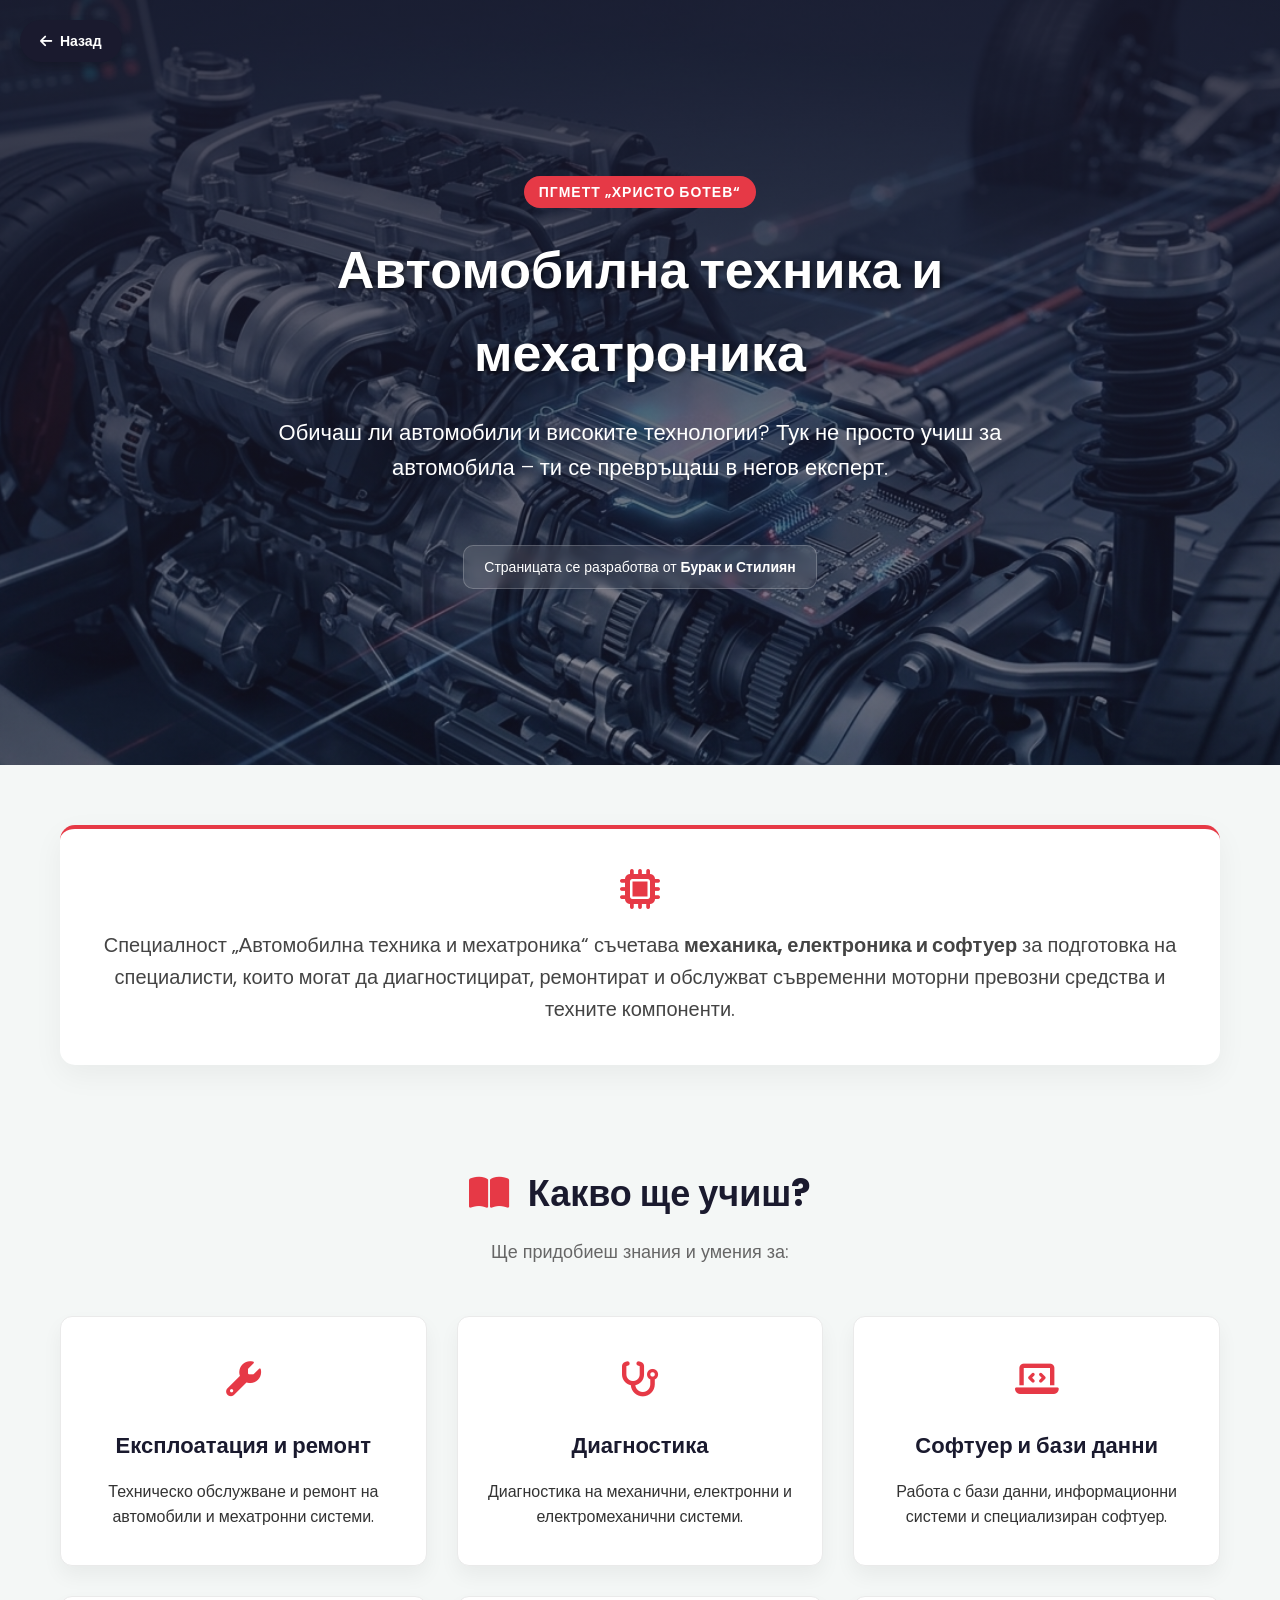
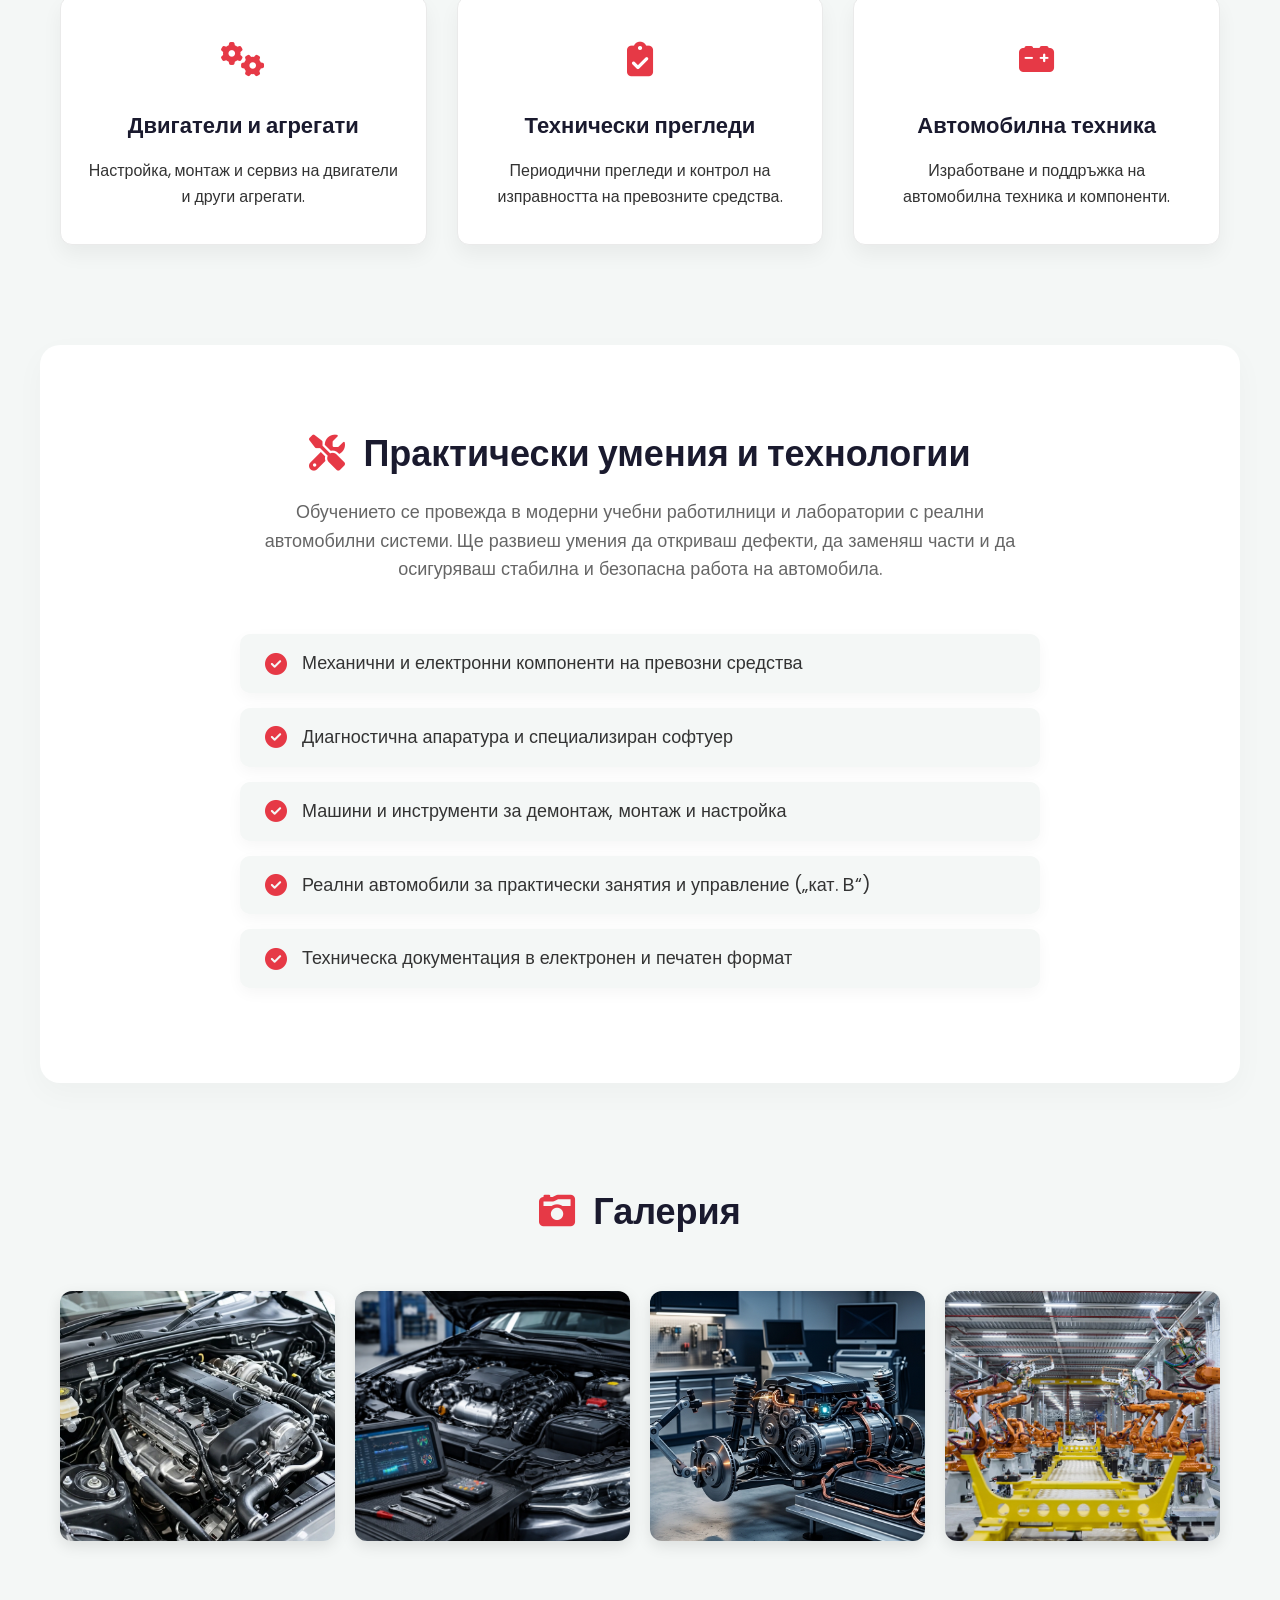
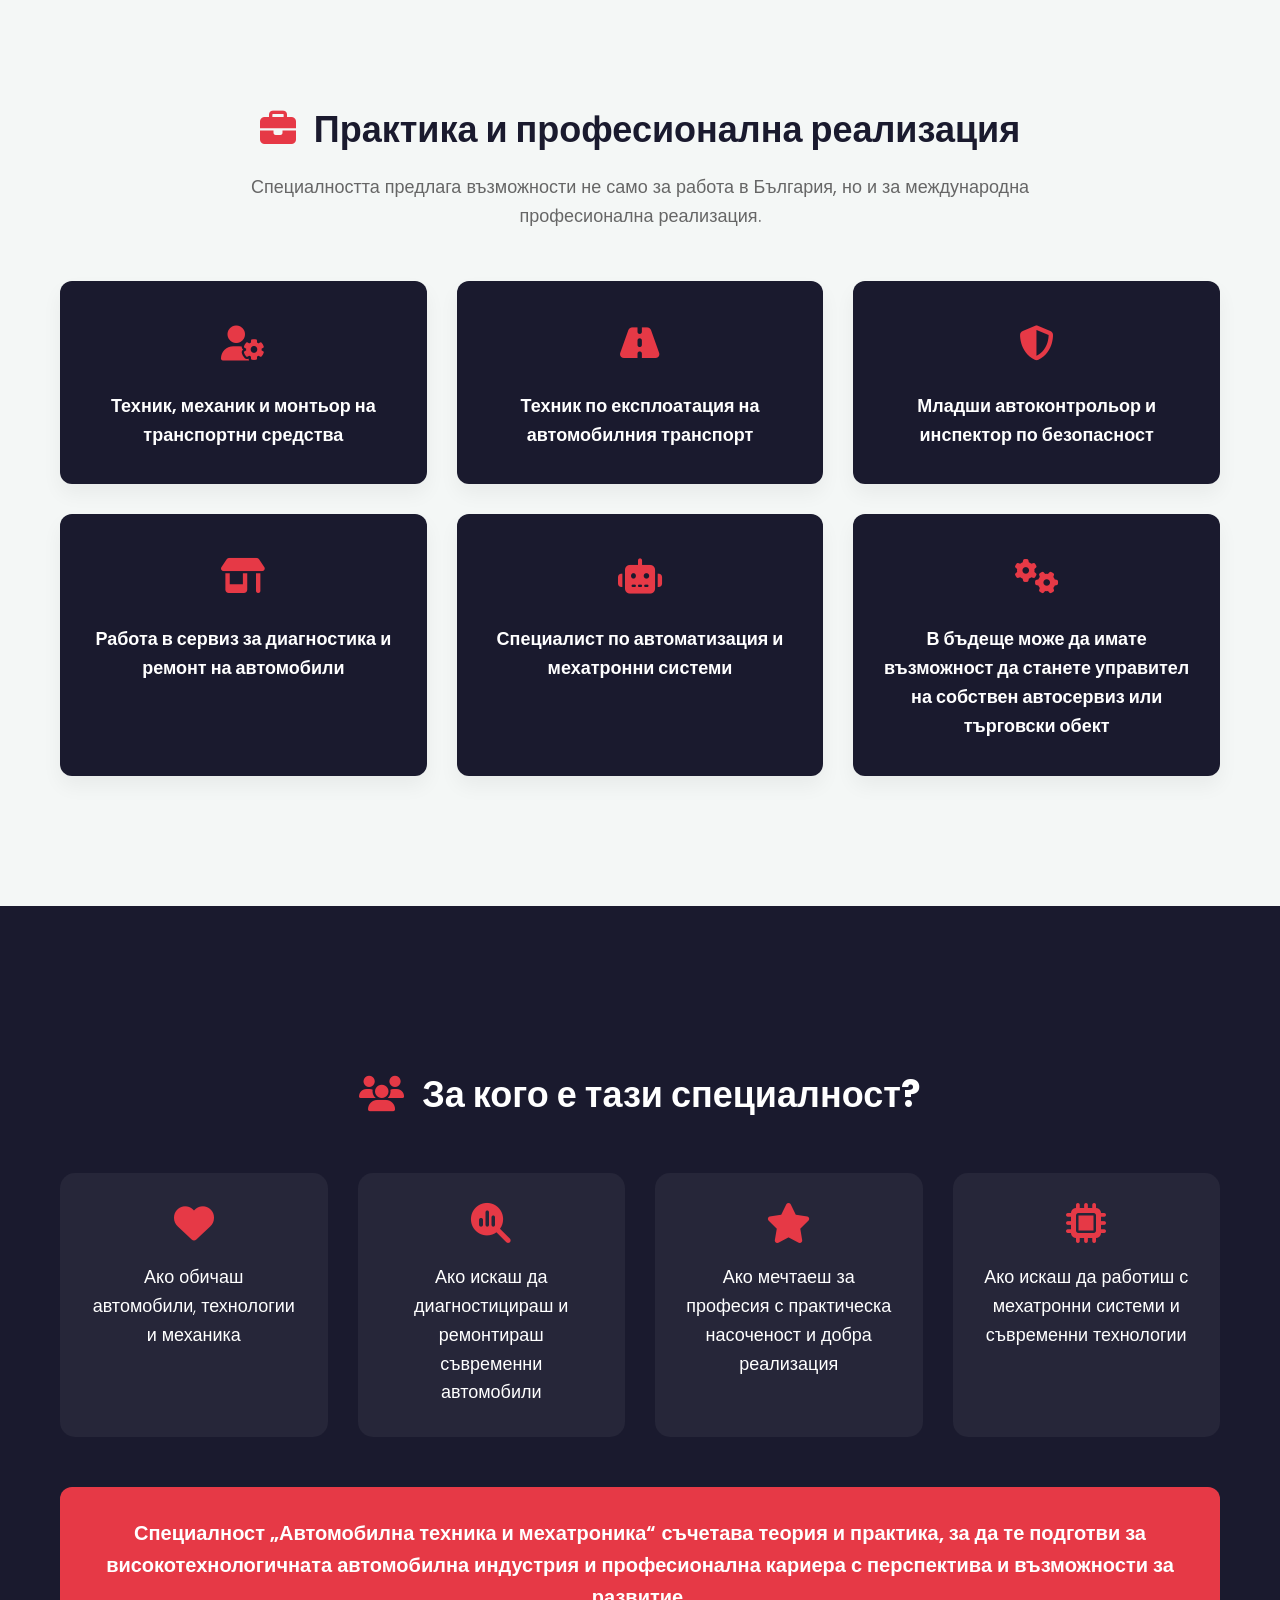
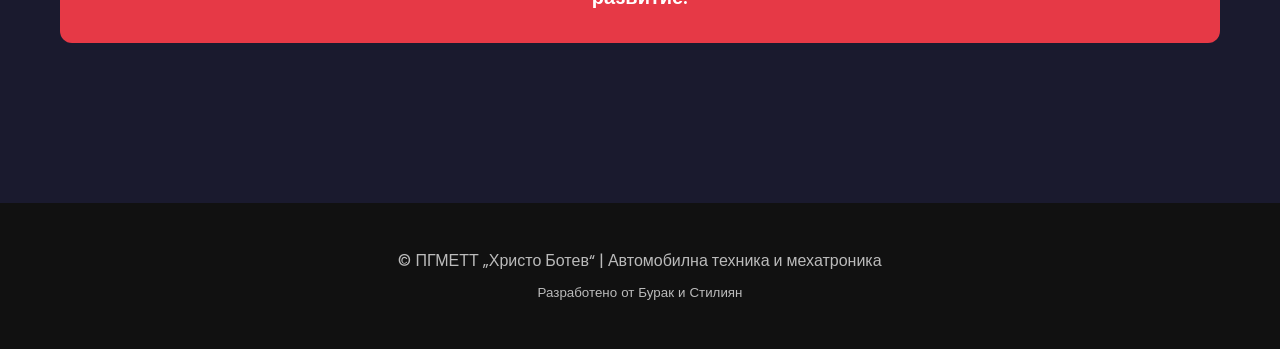
<file: atm.html>
<!DOCTYPE html>
<html lang="bg">

<head>
    <meta charset="UTF-8">
    <meta name="viewport" content="width=device-width, initial-scale=1.0">
    <title>Автомобилна техника и мехатроника</title>

    <link rel="stylesheet" href="Styles/atm.css">

    <link rel="preconnect" href="https://fonts.googleapis.com">
    <link rel="preconnect" href="https://fonts.gstatic.com" crossorigin>
    <link href="https://fonts.googleapis.com/css2?family=Poppins:wght@300;400;600;700&display=swap" rel="stylesheet">

    <link rel="stylesheet" href="https://cdnjs.cloudflare.com/ajax/libs/font-awesome/6.4.0/css/all.min.css">
    <link rel="icon" href="./Images/fav-icon.svg">

</head>

<body>

    <a href="index.html" class="back-btn"><i class="fa-solid fa-arrow-left"></i> Назад</a>

    <header class="hero">
        <div class="hero-text">
            <span class="badge">ПГМЕТТ „Христо Ботев“</span>
            <h1>Автомобилна техника и мехатроника</h1>
            <p class="subtitle">Обичаш ли автомобили и високите технологии? Тук не просто учиш за автомобила – ти се превръщаш в негов експерт.</p>

            <div class="dev-credits">
                <p>Страницата се разработва от <strong>Бурак и Стилиян</strong></p>
            </div>
        </div>
    </header>

    <section class="container intro-section">
        <div class="intro-box">
            <i class="fa-solid fa-microchip intro-icon"></i>
            <p>Специалност „Автомобилна техника и мехатроника“ съчетава <strong>механика, електроника и софтуер</strong> за подготовка на специалисти, които могат да диагностицират, ремонтират и обслужват съвременни моторни превозни средства и техните компоненти.</p>
        </div>
    </section>

    <section class="container">
        <div class="section-title">
            <h2><i class="fa-solid fa-book-open"></i> Какво ще учиш?</h2>
            <p>Ще придобиеш знания и умения за:</p>
        </div>

        <div class="cards">
            <div class="card">
                <div class="card-icon"><i class="fa-solid fa-wrench"></i></div>
                <h3>Експлоатация и ремонт</h3>
                <p>Техническо обслужване и ремонт на автомобили и мехатронни системи.</p>
            </div>
            <div class="card">
                <div class="card-icon"><i class="fa-solid fa-stethoscope"></i></div>
                <h3>Диагностика</h3>
                <p>Диагностика на механични, електронни и електромеханични системи.</p>
            </div>
            <div class="card">
                <div class="card-icon"><i class="fa-solid fa-laptop-code"></i></div>
                <h3>Софтуер и бази данни</h3>
                <p>Работа с бази данни, информационни системи и специализиран софтуер.</p>
            </div>
            <div class="card">
                <div class="card-icon"><i class="fa-solid fa-cogs"></i></div>
                <h3>Двигатели и агрегати</h3>
                <p>Настройка, монтаж и сервиз на двигатели и други агрегати.</p>
            </div>
            <div class="card">
                <div class="card-icon"><i class="fa-solid fa-clipboard-check"></i></div>
                <h3>Технически прегледи</h3>
                <p>Периодични прегледи и контрол на изправността на превозните средства.</p>
            </div>
            <div class="card">
                <div class="card-icon"><i class="fa-solid fa-car-battery"></i></div>
                <h3>Автомобилна техника</h3>
                <p>Изработване и поддръжка на автомобилна техника и компоненти.</p>
            </div>
        </div>
    </section>

    <section class="container bg-light border-radius">
        <div class="section-title">
            <h2><i class="fa-solid fa-tools"></i> Практически умения и технологии</h2>
            <p>Обучението се провежда в модерни учебни работилници и лаборатории с реални автомобилни системи. Ще развиеш умения да откриваш дефекти, да заменяш части и да осигуряваш стабилна и безопасна работа на автомобила.</p>
        </div>

        <ul class="modern-list">
            <li><i class="fa-solid fa-check-circle"></i> Механични и електронни компоненти на превозни средства</li>
            <li><i class="fa-solid fa-check-circle"></i> Диагностична апаратура и специализиран софтуер</li>
            <li><i class="fa-solid fa-check-circle"></i> Машини и инструменти за демонтаж, монтаж и настройка</li>
            <li><i class="fa-solid fa-check-circle"></i> Реални автомобили за практически занятия и управление („кат. В“)</li>
            <li><i class="fa-solid fa-check-circle"></i> Техническа документация в електронен и печатен формат</li>
        </ul>
    </section>

    <section class="container">
        <div class="section-title">
            <h2><i class="fa-solid fa-camera-retro"></i> Галерия</h2>
        </div>
        <div class="gallery">
            <img src="Images/atm/car3.webp" alt="Снимка 1">
            <img src="Images/atm/car1.webp" alt="Снимка 2">
            <img src="Images/atm/car2.webp" alt="Снимка 3">
            <img src="Images/atm/car4.webp" alt="Снимка 4">
        </div>
    </section>

    <section class="container">
        <div class="section-title">
            <h2><i class="fa-solid fa-briefcase"></i> Практика и професионална реализация</h2>
            <p>Специалността предлага възможности не само за работа в България, но и за международна професионална реализация.</p>
        </div>

        <div class="cards">
            <div class="card card-dark">
                <div class="card-icon"><i class="fa-solid fa-user-gear"></i></div>
                <p>Техник, механик и монтьор на транспортни средства</p>
            </div>
            <div class="card card-dark">
                <div class="card-icon"><i class="fa-solid fa-road"></i></div>
                <p>Техник по експлоатация на автомобилния транспорт</p>
            </div>
            <div class="card card-dark">
                <div class="card-icon"><i class="fa-solid fa-shield-halved"></i></div>
                <p>Младши автоконтрольор и инспектор по безопасност</p>
            </div>
            <div class="card card-dark">
                <div class="card-icon"><i class="fa-solid fa-shop"></i></div>
                <p>Работа в сервиз за диагностика и ремонт на автомобили</p>
            </div>
            <div class="card card-dark">
                <div class="card-icon"><i class="fa-solid fa-robot"></i></div>
                <p>Специалист по автоматизация и мехатронни системи</p>
            </div>
            <div class="card card-dark">
                <div class="card-icon"><i class="fa-solid fa-gears"></i></div>
                <p>В бъдеще може да имате възможност да станете управител на собствен автосервиз или търговски обект</p>
            </div>

        </div>
    </section>

    <section class="target-audience">
        <div class="container">
            <h2><i class="fa-solid fa-users"></i> За кого е тази специалност?</h2>
            <div class="target-grid">
                <div class="target-item">
                    <i class="fa-solid fa-heart"></i>
                    <p>Ако обичаш автомобили, технологии и механика</p>
                </div>
                <div class="target-item">
                    <i class="fa-solid fa-magnifying-glass-chart"></i>
                    <p>Ако искаш да диагностицираш и ремонтираш съвременни автомобили</p>
                </div>
                <div class="target-item">
                    <i class="fa-solid fa-star"></i>
                    <p>Ако мечтаеш за професия с практическа насоченост и добра реализация</p>
                </div>
                <div class="target-item">
                    <i class="fa-solid fa-microchip"></i>
                    <p>Ако искаш да работиш с мехатронни системи и съвременни технологии</p>
                </div>
            </div>
            <div class="conclusion">
                <p>Специалност „Автомобилна техника и мехатроника“ съчетава теория и практика, за да те подготви за високотехнологичната автомобилна индустрия и професионална кариера с перспектива и възможности за развитие.</p>
            </div>
        </div>
    </section>

    <footer>
        <p>© ПГМЕТТ „Христо Ботев“ | Автомобилна техника и мехатроника</p>
        <p><small>Разработено от Бурак и Стилиян</small></p>
    </footer>
    <div id="lightbox" class="lightbox">
        <span class="close-lightbox">&times;</span>
        <img class="lightbox-content" id="lightbox-img" alt="Уголемена снимка">
    </div>

    <script>
        const lightbox = document.getElementById("lightbox");
        const lightboxImg = document.getElementById("lightbox-img");
        const closeBtn = document.querySelector(".close-lightbox");
        const galleryImages = document.querySelectorAll(".gallery img");



        // Отваряне на снимката
        galleryImages.forEach(img => {
            img.addEventListener("click", function() {
                lightbox.style.display = "flex";
                lightboxImg.src = this.src;
            });
        });

        // Функция за затваряне
        function closeLightbox() {
            lightbox.style.display = "none";
        }

        // Затваряне при клик върху "X"
        closeBtn.addEventListener("click", closeLightbox);

        // Затваряне при клик извън снимката (върху черния фон)
        lightbox.addEventListener("click", function(e) {
            if (e.target !== lightboxImg) {
                closeLightbox();
            }
        });

        // КЛАВИАТУРА: Затваряне при натискане на Escape (Esc)
        document.addEventListener("keydown", function(e) {
            if (e.key === "Escape") {
                closeLightbox();
            }
        });




        // Кодът за Галерията (който вече имате) ... остава си там

        // НОВИЯТ КОД ЗА БУТОНА НАГОРЕ:
        document.addEventListener('DOMContentLoaded', function() {
            const btn = document.getElementById("scrollTopBtn");

            // Показване/скриване при скрол
            window.addEventListener('scroll', function() {
                if (window.scrollY > 300) {
                    btn.classList.add("show");
                } else {
                    btn.classList.remove("show");
                }
            });

            // Клик функция
            btn.onclick = function() {
                window.scrollTo({
                    top: 0,
                    behavior: "smooth"
                });
            };
        });
    </script>

    <button id="scrollTopBtn" class="scroll-top-btn" title="Към началото">
        <i class="fa-solid fa-arrow-up"></i>
    </button>

</body>

</html>
</file>
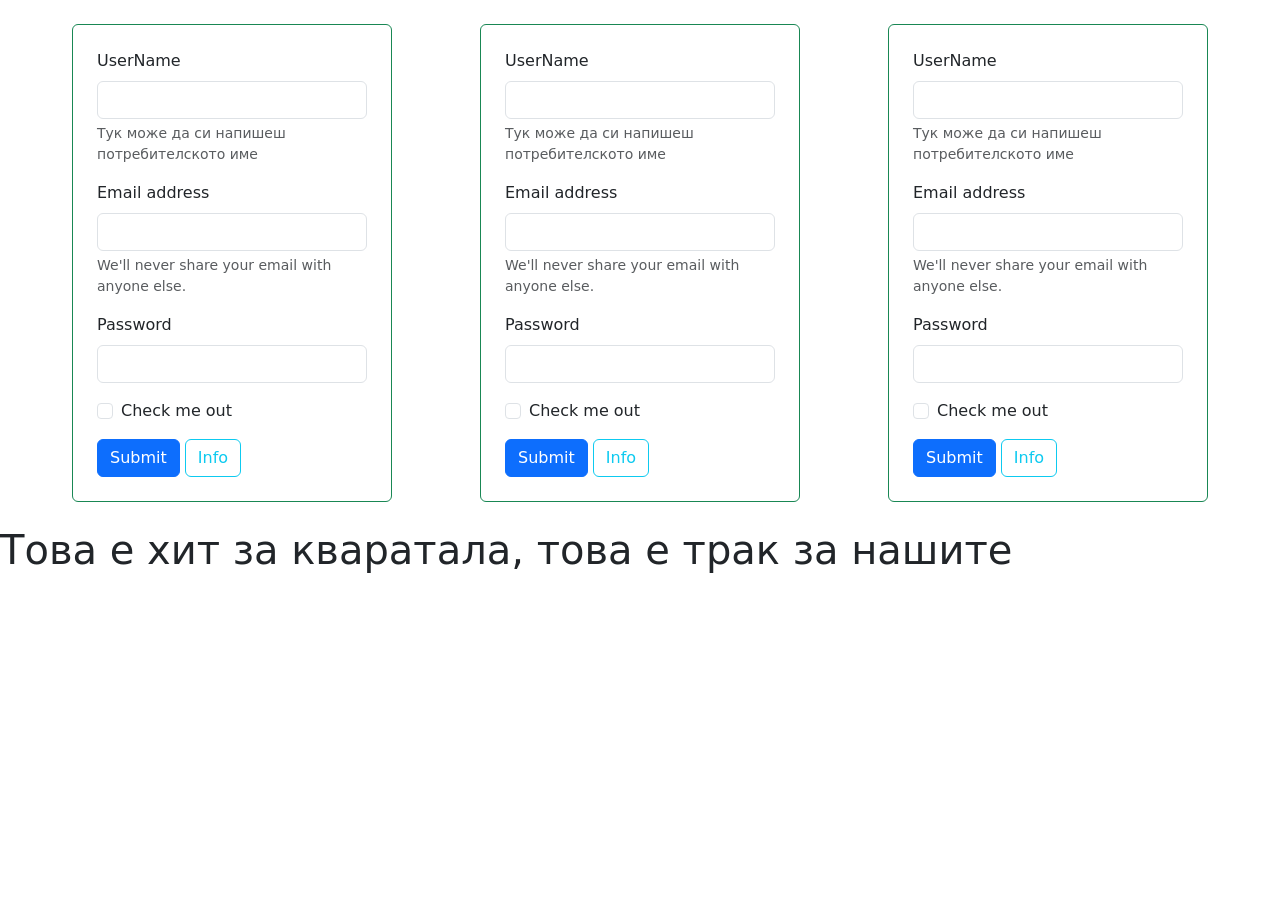
<file: contacts.html>
<!DOCTYPE html>
<html lang="en">

<head>
  <meta charset="UTF-8">
  <meta name="viewport" content="width=device-width, initial-scale=1.0">
  <title>Document</title>

  <link href="https://cdn.jsdelivr.net/npm/bootstrap@5.3.8/dist/css/bootstrap.min.css" rel="stylesheet"
    integrity="sha384-sRIl4kxILFvY47J16cr9ZwB07vP4J8+LH7qKQnuqkuIAvNWLzeN8tE5YBujZqJLB" crossorigin="anonymous">

</head>

<body>

  <div class="d-flex justify-content-evenly mt-4 mb-4">
    <form class="w-25  border border-success p-4 rounded">
      <div class="mb-3">
        <label for="exampleInputEmail1" class="form-label">UserName</label>
        <input type="text" class="form-control" id="UserName" aria-describedby="userNameHelp">
        <div id="emailHelp" class="form-text">Тук може да си напишеш потребителското име</div>
      </div>
      <div class="mb-3">
        <label for="exampleInputEmail1" class="form-label">Email address</label>
        <input type="email" class="form-control" id="exampleInputEmail1" aria-describedby="emailHelp">
        <div id="emailHelp" class="form-text">We'll never share your email with anyone else.</div>
      </div>
      <div class="mb-3">
        <label for="exampleInputPassword1" class="form-label">Password</label>
        <input type="password" class="form-control" id="exampleInputPassword1">
      </div>
      <div class="mb-3 form-check">
        <input type="checkbox" class="form-check-input" id="exampleCheck1">
        <label class="form-check-label" for="exampleCheck1">Check me out</label>
      </div>
      <button type="submit" class="btn btn-primary">Submit</button>
      <button type="button" class="btn btn-outline-info">Info</button>
    </form>

    <form class="w-25  border border-success p-4 rounded  mx-3">
      <div class="mb-3">
        <label for="exampleInputEmail1" class="form-label">UserName</label>
        <input type="text" class="form-control" id="UserName" aria-describedby="userNameHelp">
        <div id="emailHelp" class="form-text">Тук може да си напишеш потребителското име</div>
      </div>
      <div class="mb-3">
        <label for="exampleInputEmail1" class="form-label">Email address</label>
        <input type="email" class="form-control" id="exampleInputEmail1" aria-describedby="emailHelp">
        <div id="emailHelp" class="form-text">We'll never share your email with anyone else.</div>
      </div>
      <div class="mb-3">
        <label for="exampleInputPassword1" class="form-label">Password</label>
        <input type="password" class="form-control" id="exampleInputPassword1">
      </div>
      <div class="mb-3 form-check">
        <input type="checkbox" class="form-check-input" id="exampleCheck1">
        <label class="form-check-label" for="exampleCheck1">Check me out</label>
      </div>
      <button type="submit" class="btn btn-primary">Submit</button>
      <button type="button" class="btn btn-outline-info">Info</button>
    </form>
    <form class="w-25  border border-success p-4 rounded">
      <div class="mb-3">
        <label for="exampleInputEmail1" class="form-label">UserName</label>
        <input type="text" class="form-control" id="UserName" aria-describedby="userNameHelp">
        <div id="emailHelp" class="form-text">Тук може да си напишеш потребителското име</div>
      </div>
      <div class="mb-3">
        <label for="exampleInputEmail1" class="form-label">Email address</label>
        <input type="email" class="form-control" id="exampleInputEmail1" aria-describedby="emailHelp">
        <div id="emailHelp" class="form-text">We'll never share your email with anyone else.</div>
      </div>
      <div class="mb-3">
        <label for="exampleInputPassword1" class="form-label">Password</label>
        <input type="password" class="form-control" id="exampleInputPassword1">
      </div>
      <div class="mb-3 form-check">
        <input type="checkbox" class="form-check-input" id="exampleCheck1">
        <label class="form-check-label" for="exampleCheck1">Check me out</label>
      </div>
      <button type="submit" class="btn btn-primary">Submit</button>
      <button type="button" class="btn btn-outline-info">Info</button>
    </form>
  </div>
  <h1> Това е хит за кваратала, това е трак за нашите
    <h1>


    








      <script src="https://cdn.jsdelivr.net/npm/bootstrap@5.3.8/dist/js/bootstrap.bundle.min.js"
        integrity="sha384-FKyoEForCGlyvwx9Hj09JcYn3nv7wiPVlz7YYwJrWVcXK/BmnVDxM+D2scQbITxI"
        crossorigin="anonymous"></script>
</body>

</html>
</file>
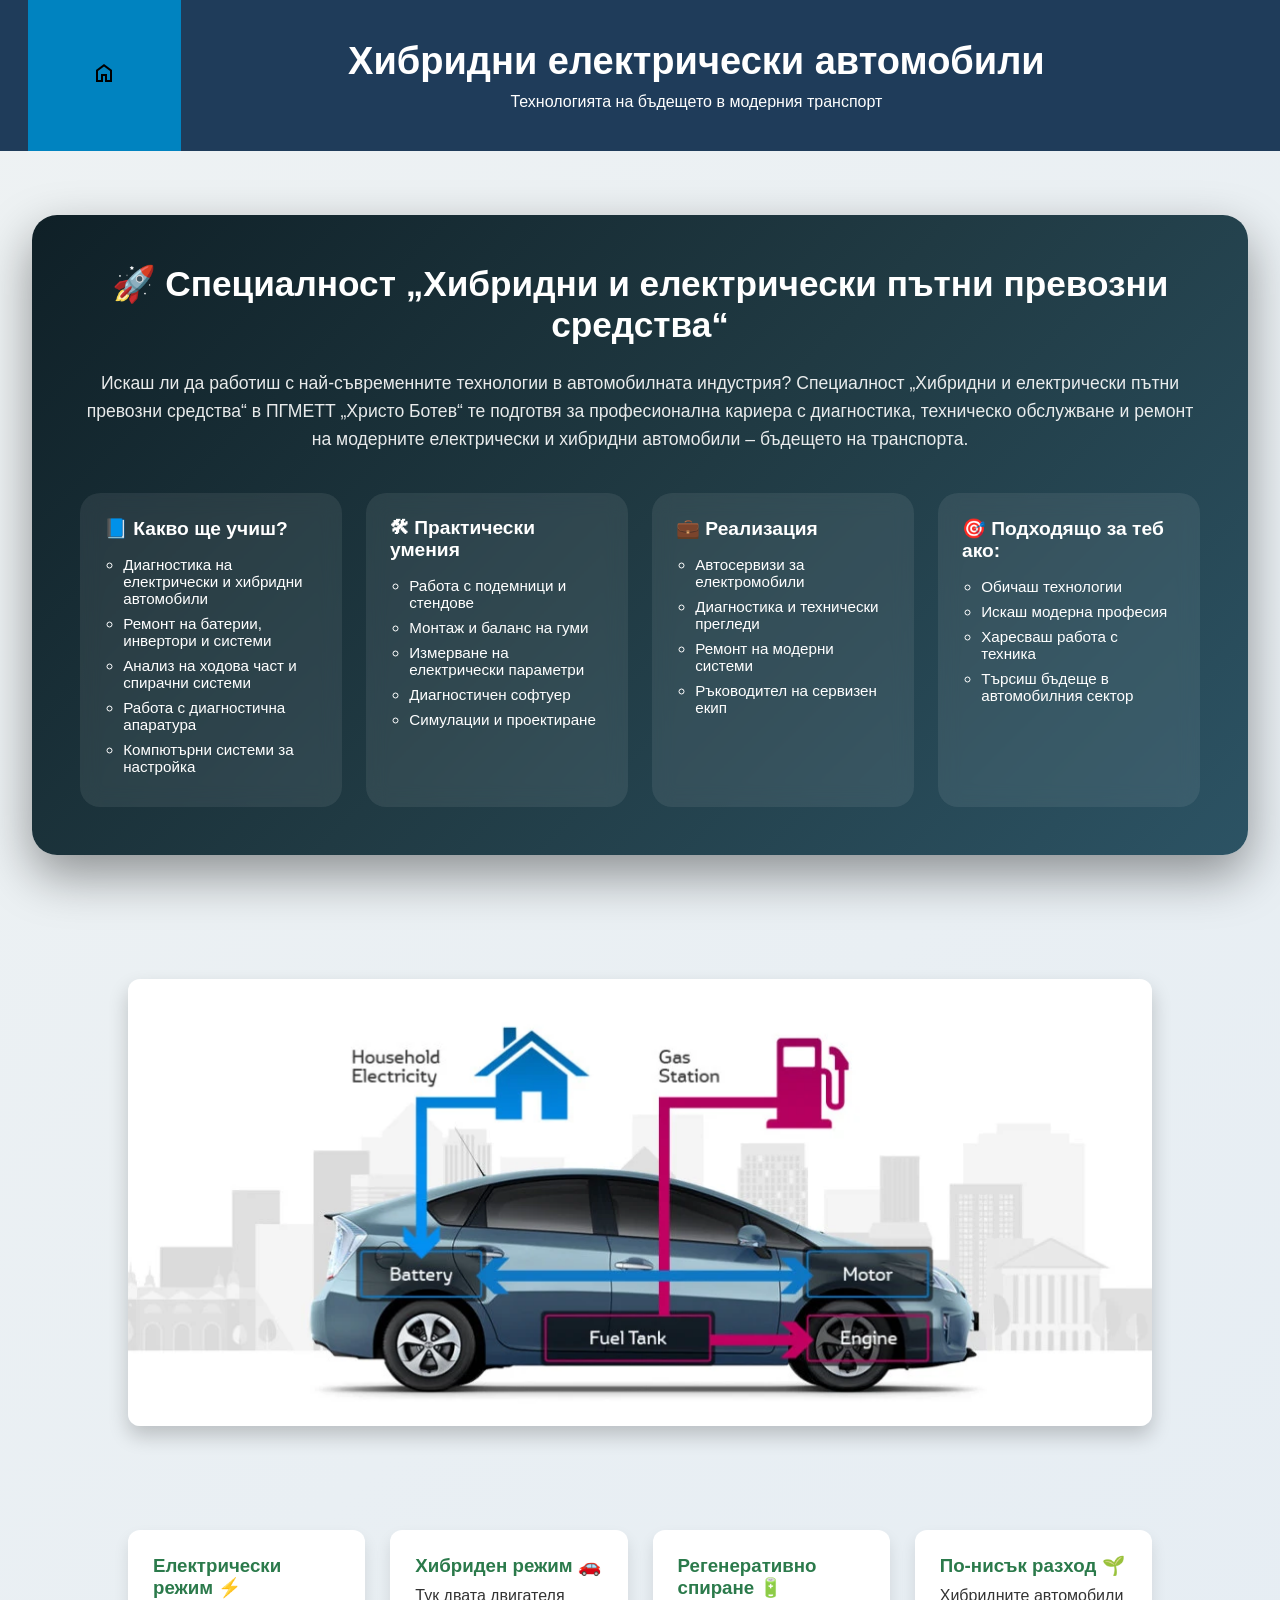
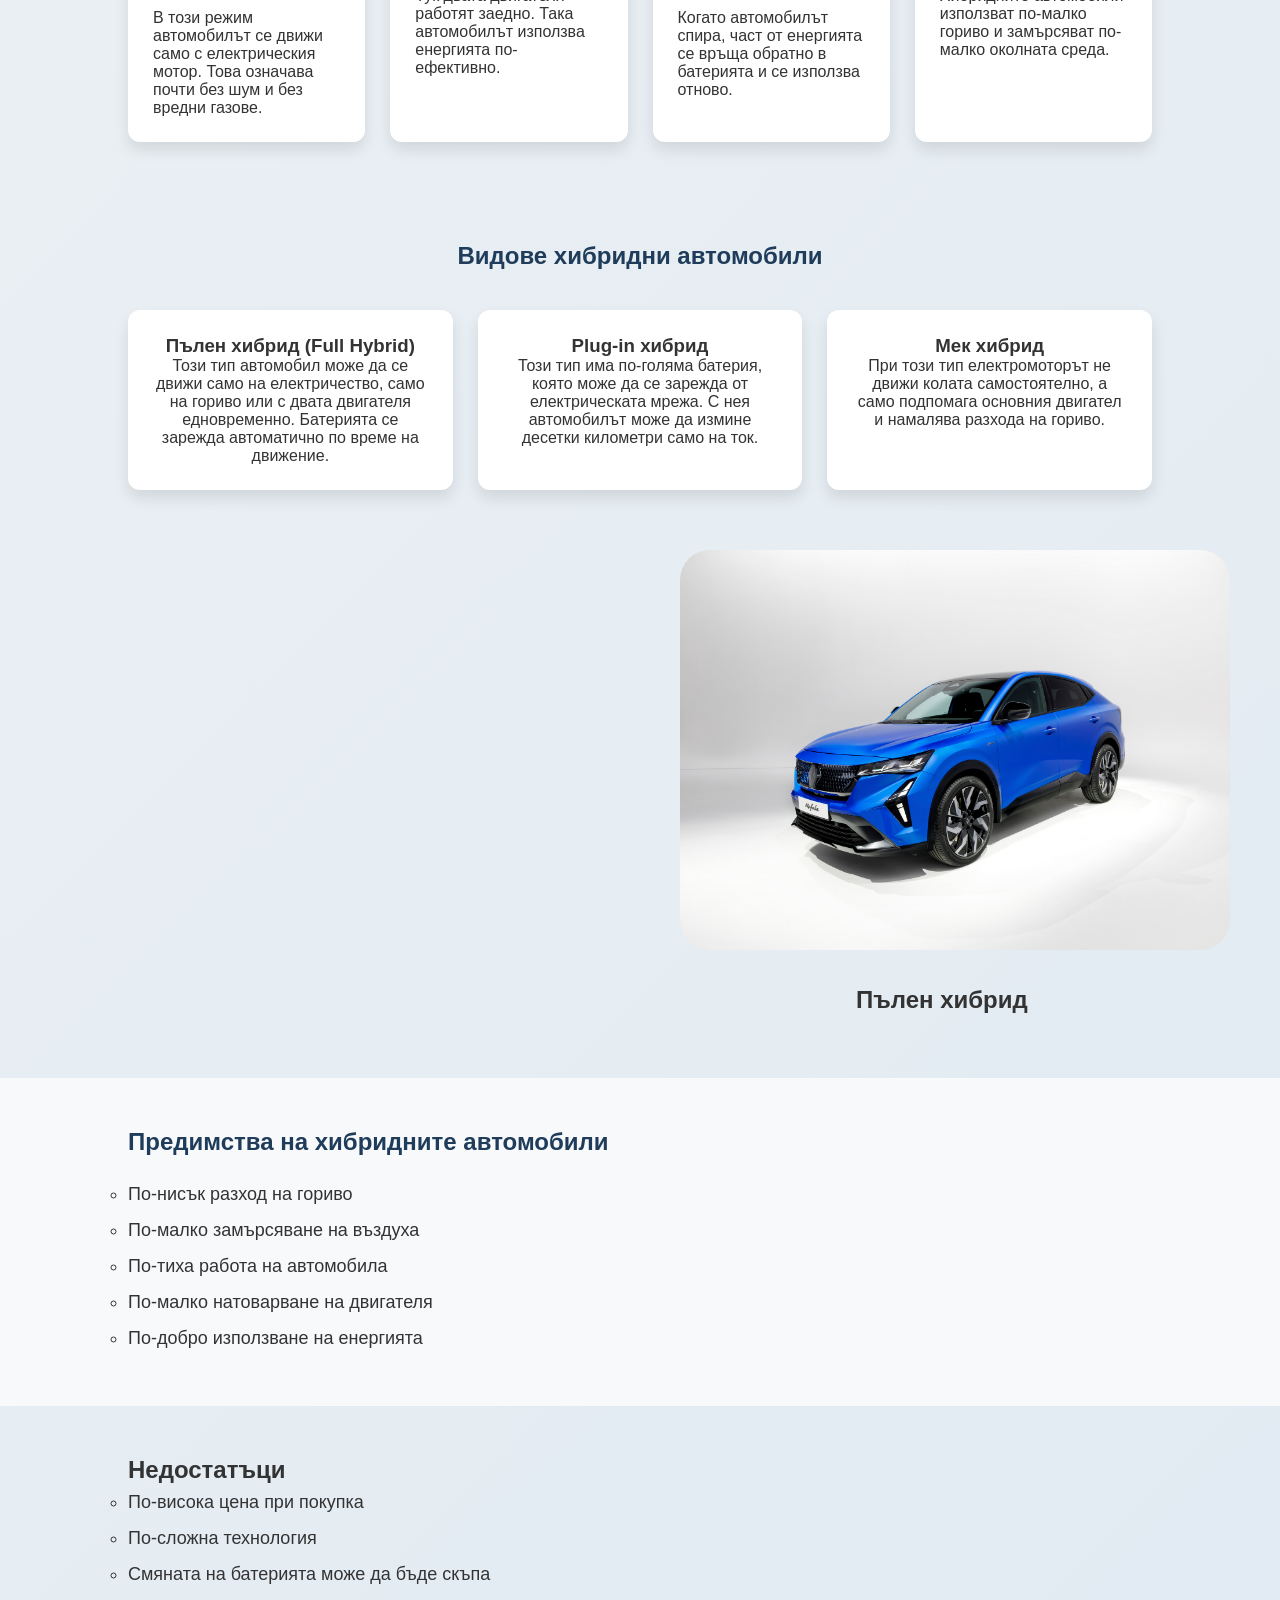
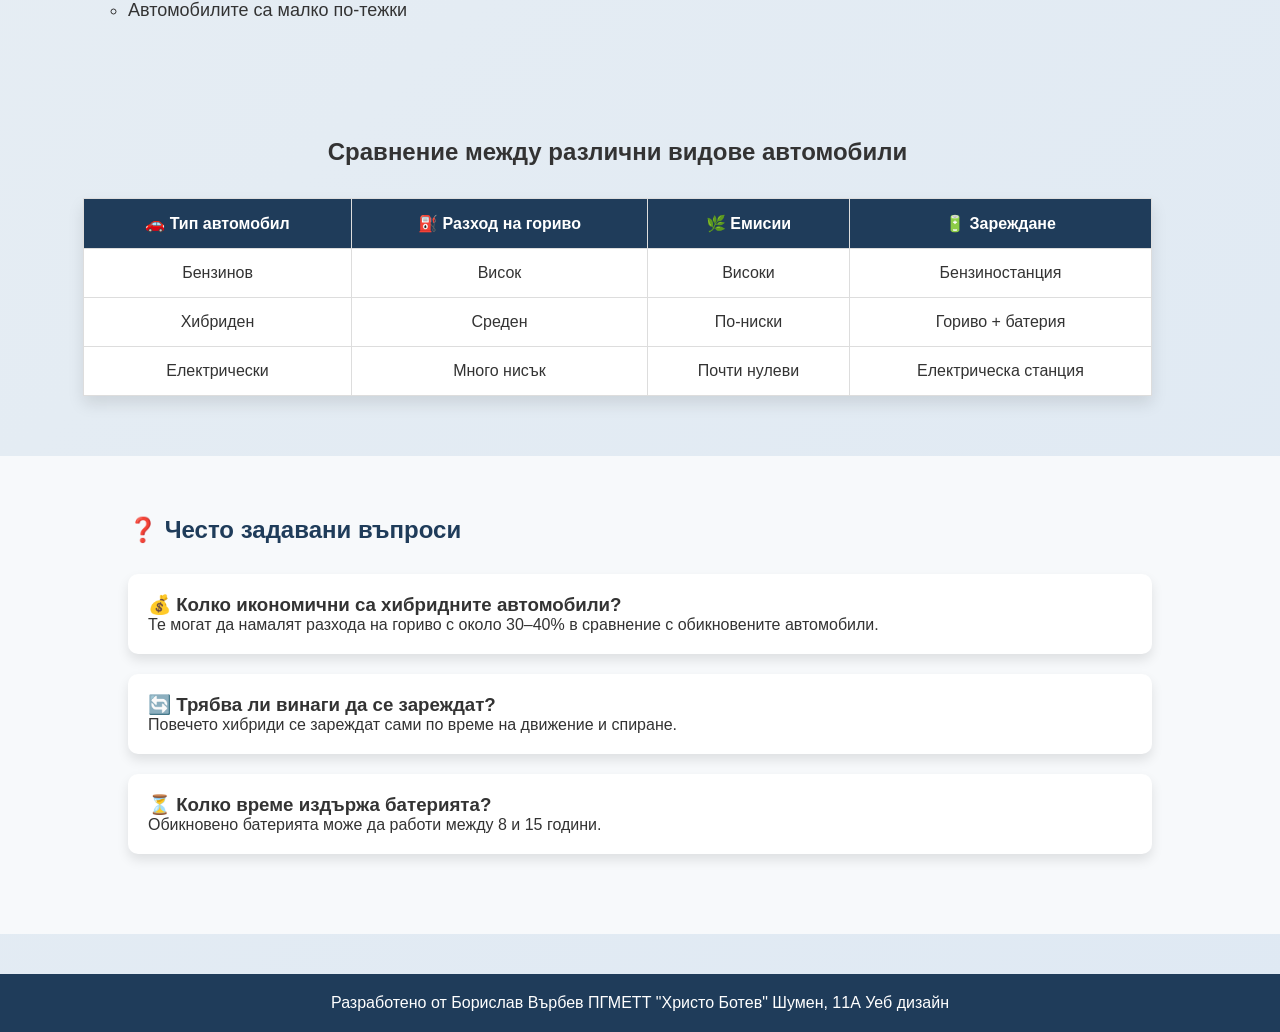
<file: hepps.html>
<!DOCTYPE html>
<html lang="bg">

<head>
    <meta charset="UTF-8">
    <meta name="viewport" content="width=device-width, initial-scale=1.0">
    <title>Хибридни електрически превозни средства</title>

    <link rel="icon" href="./Images/fav-icon.svg">
    <link rel="stylesheet" href="https://fonts.googleapis.com/css2?family=Material+Symbols+Outlined:opsz,wght,FILL,GRAD@20..48,100..700,0..1,-50..200&icon_names=home" />
    <link rel="stylesheet" href="Styles/hepps.css">
</head>

<body>

    <header>
        <div>
            <div style="float:left; margin-left:0.5rem;margin-top:-2.6rem; margin-right:-3rem;">
                <a href="index.html"><button class="index-Pager"><span class="material-symbols-outlined">
                home
                </span></button></a>
            </div>
            <div>
                <h1>Хибридни електрически автомобили</h1>
                <p style="margin-left:5rem;">Технологията на бъдещето в модерния транспорт</p>
            </div>
        </div>
    </header>

    <section class="specialty">

        <h2>🚀 Специалност „Хибридни и електрически пътни превозни средства“</h2>
    
        <p class="highlight">
            Искаш ли да работиш с най-съвременните технологии в автомобилната индустрия? 
            Специалност „Хибридни и електрически пътни превозни средства“ в ПГМЕТТ „Христо Ботев“ 
            те подготвя за професионална кариера с диагностика, техническо обслужване и ремонт 
            на модерните електрически и хибридни автомобили – бъдещето на транспорта.
        </p>
    
        <div class="grid">
    
            <div class="box">
                <h3>📘 Какво ще учиш?</h3>
                <ul style="list-style-type:circle;">
                    <li>Диагностика на електрически и хибридни автомобили</li>
                    <li>Ремонт на батерии, инвертори и системи</li>
                    <li>Анализ на ходова част и спирачни системи</li>
                    <li>Работа с диагностична апаратура</li>
                    <li>Компютърни системи за настройка</li>
                </ul>
            </div>
    
            <div class="box">
                <h3>🛠 Практически умения</h3>
                <ul style="list-style-type:circle;">
                    <li>Работа с подемници и стендове</li>
                    <li>Монтаж и баланс на гуми</li>
                    <li>Измерване на електрически параметри</li>
                    <li>Диагностичен софтуер</li>
                    <li>Симулации и проектиране</li>
                </ul>
            </div>
    
            <div class="box">
                <h3>💼 Реализация</h3>
                <ul style="list-style-type:circle;"> 
                    <li>Автосервизи за електромобили</li>
                    <li>Диагностика и технически прегледи</li>
                    <li>Ремонт на модерни системи</li>
                    <li>Ръководител на сервизен екип</li>
                </ul>
            </div>
    
            <div class="box">
                <h3>🎯 Подходящо за теб ако:</h3>
                <ul style="list-style-type:circle;">
                    <li>Обичаш технологии</li>
                    <li>Искаш модерна професия</li>
                    <li>Харесваш работа с техника</li>
                    <li>Търсиш бъдеще в автомобилния сектор</li>
                </ul>
            </div>
    
        </div>
    
    </section>

    <section class="intro">

        <div class="image" style="margin:auto; align-self: center;">
            <img src="Images/hepps/hybrid car.webp" alt="Хибриден автомобил" style="width:100%; height:auto;">
        </div>

    </section>


    <section class="features">

        <div class="card">
            <h3>Електрически режим ⚡</h3>
            <p>
                В този режим автомобилът се движи само с електрическия мотор. Това означава почти без шум и без вредни газове.
            </p>
        </div>

        <div class="card">
            <h3>Хибриден режим 🚗</h3>
            <p>
                Тук двата двигателя работят заедно. Така автомобилът използва енергията по-ефективно.
            </p>
        </div>

        <div class="card">
            <h3>Регенеративно спиране 🔋</h3>
            <p>
                Когато автомобилът спира, част от енергията се връща обратно в батерията и се използва отново.
            </p>
        </div>

        <div class="card">
            <h3>По-нисък разход 🌱</h3>
            <p>
                Хибридните автомобили използват по-малко гориво и замърсяват по-малко околната среда.
            </p>
        </div>

    </section>


    <section class="types">

        <h2>Видове хибридни автомобили</h2>

        <div class="types-container">

            <div class="type-card">
                <h3>Пълен хибрид (Full Hybrid)</h3>
                <p>
                    Този тип автомобил може да се движи само на електричество, само на гориво или с двата двигателя едновременно. Батерията се зарежда автоматично по време на движение.
                </p>
            </div>

            <div class="type-card">
                <h3>Plug-in хибрид</h3>
                <p>
                    Този тип има по-голяма батерия, която може да се зарежда от електрическата мрежа. С нея автомобилът може да измине десетки километри само на ток.
                </p>
            </div>

            <div class="type-card">
                <h3>Мек хибрид</h3>
                <p>
                    При този тип електромоторът не движи колата самостоятелно, а само подпомага основния двигател и намалява разхода на гориво.
                </p>
            </div>

        </div>

    </section>


    <section style="margin-bottom:4rem;">
        <div style="margin-left: 42.5rem;">

            <div class="mySlides">
                <img src="./Images/hepps/full-hybrid.webp" style="width:550px;height:400px;border-radius:30px; margin-bottom:2rem;">
                <h1 style="margin-left:11rem;">Пълен хибрид</h1>
            </div>
        
            <div class="mySlides">
                <img src="./Images/hepps/plug-in-hybrid.webp" style="width:550px;height:400px; border-radius:30px; margin-bottom:2rem;">
                <h1 style="margin-left:14rem;">Plug-in</h1>
            </div>
        
            <div class="mySlides">
                <img src="./Images/hepps/mek-hybrid.webp" style="width:550px;height:400px; border-radius:30px;margin-bottom:2rem;  ">
                <h1 style="margin-left:15rem;">Мек</h1>
            </div>
        
        </div>


        <script>
            var myIndex = 0;
            carousel12();
            function carousel12() {
                var i;
                var x = document.getElementsByClassName("mySlides");
                for (i = 0; i < x.length; i++) {
                    x[i].style.display = "none";
                }
                myIndex++;
                if (myIndex > x.length) { myIndex = 1 }
                x[myIndex - 1].style.display = "block";
                setTimeout(carousel12, 2000);
            }
        </script>
    </section>

    <section class="advantages">

        <h2>Предимства на хибридните автомобили</h2>

        <ul style="list-style-type:circle;">
            <li >По-нисък разход на гориво</li>
            <li>По-малко замърсяване на въздуха</li>
            <li>По-тиха работа на автомобила</li>
            <li>По-малко натоварване на двигателя</li>
            <li>По-добро използване на енергията</li>
        </ul>

    </section>



    <section class="disadvantages">

        <h2>Недостатъци</h2>

        <ul style="list-style-type:circle;">
            <li>По-висока цена при покупка</li>
            <li>По-сложна технология</li>
            <li>Смяната на батерията може да бъде скъпа</li>
            <li>Автомобилите са малко по-тежки</li>
        </ul>

    </section>


    <section class="comparison" style="margin-left:-45px;">

        <h2 style="margin-bottom:2rem;">Сравнение между различни видове автомобили</h2>

        <table>

            <tr>
                <th>🚗 Тип автомобил </th>
                <th>⛽ Разход на гориво</th>
                <th>🌿 Емисии</th>
                <th>🔋 Зареждане</th>
            </tr>

            <tr>
                <td>Бензинов</td>
                <td>Висок</td>
                <td>Високи</td>
                <td>Бензиностанция</td>
            </tr>

            <tr>
                <td>Хибриден</td>
                <td>Среден</td>
                <td>По-ниски</td>
                <td>Гориво + батерия</td>
            </tr>

            <tr>
                <td>Електрически</td>
                <td>Много нисък</td>
                <td>Почти нулеви</td>
                <td>Електрическа станция</td>
            </tr>

        </table>

    </section>


    <section class="faq">

        <h2>❓ Често задавани въпроси</h2>

        <div class="faq-item">
            <h3>💰 Колко икономични са хибридните автомобили?</h3>
            <p>Те могат да намалят разхода на гориво с около 30–40% в сравнение с обикновените автомобили.</p>
        </div>

        <div class="faq-item">
            <h3>🔄 Трябва ли винаги да се зареждат?</h3>
            <p>Повечето хибриди се зареждат сами по време на движение и спиране.</p>
        </div>

        <div class="faq-item">
            <h3>⏳ Колко време издържа батерията?</h3>
            <p>Обикновено батерията може да работи между 8 и 15 години.</p>
        </div>

    </section>

    

    <footer>
        <p>Разработено от Борислав Върбев ПГМЕТТ "Христо Ботев" Шумен, 11А Уеб дизайн</p>
    </footer>

</body>

</html>
</file>
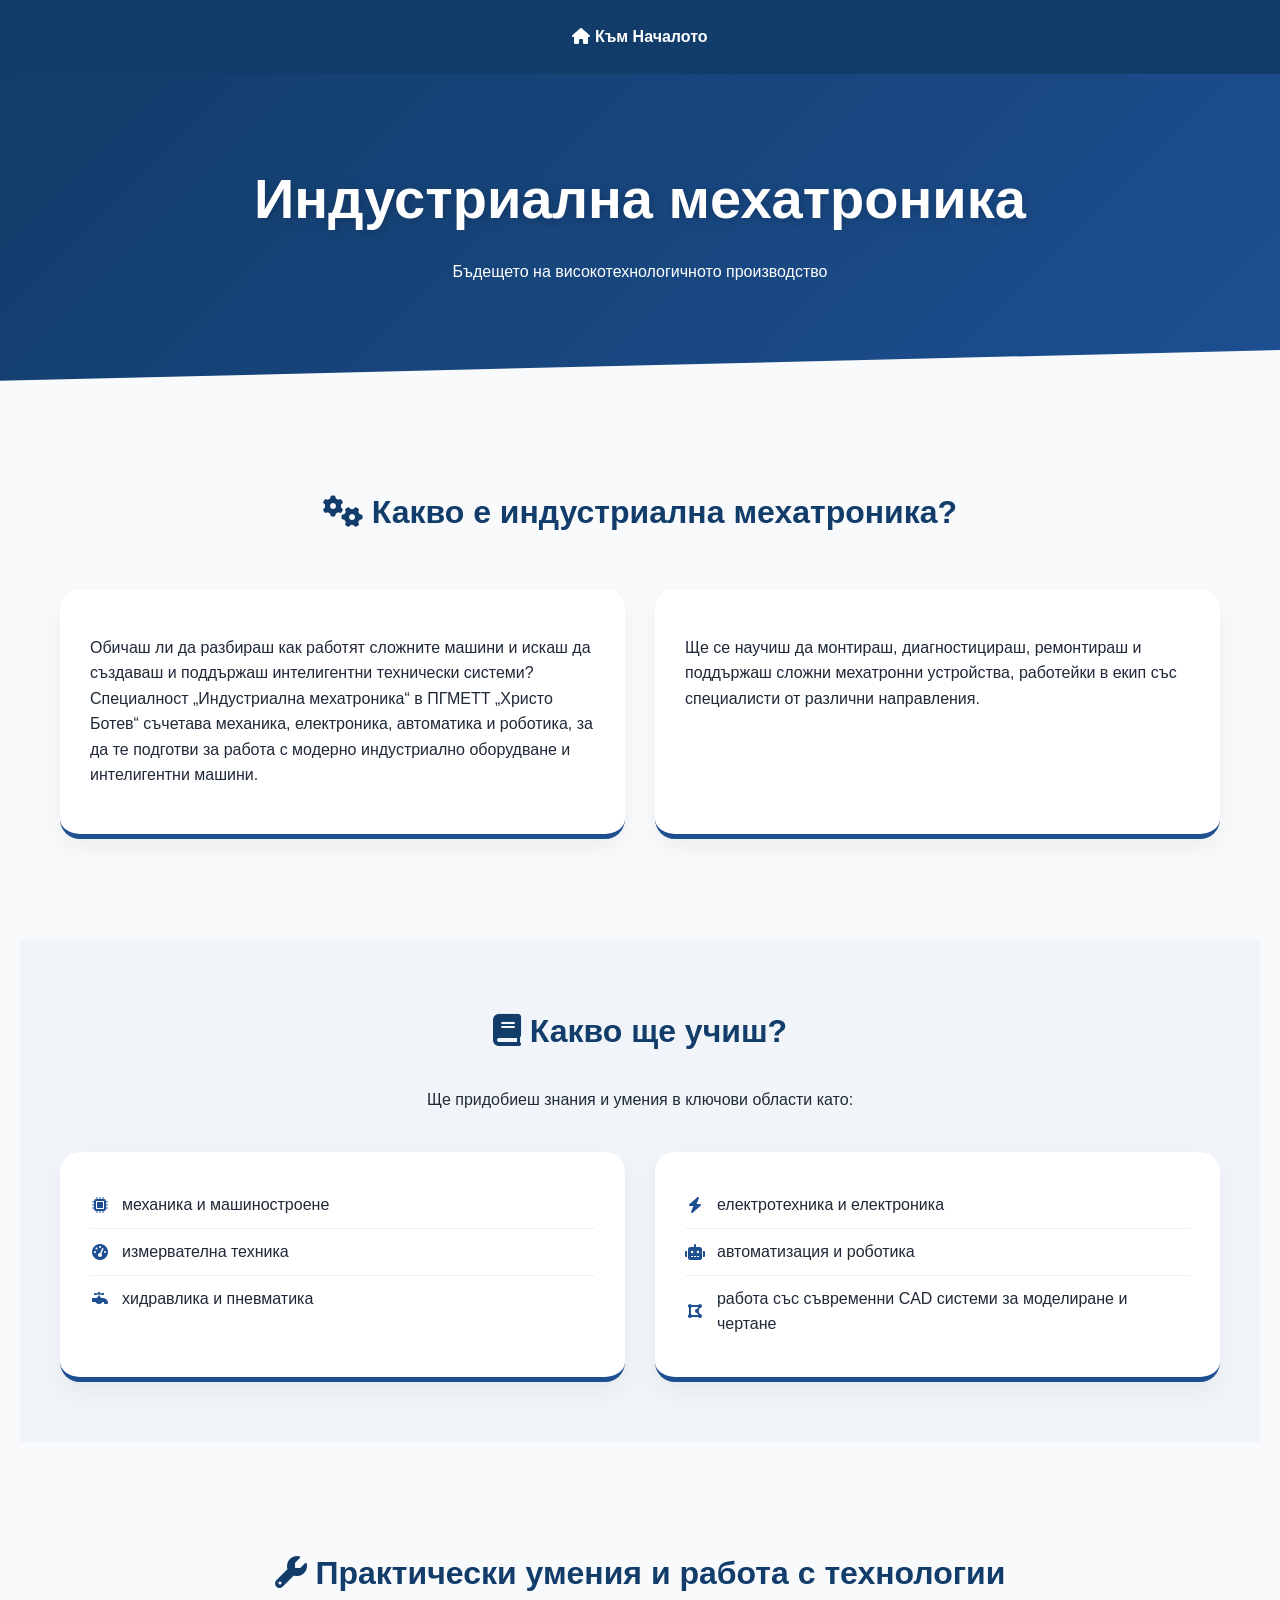
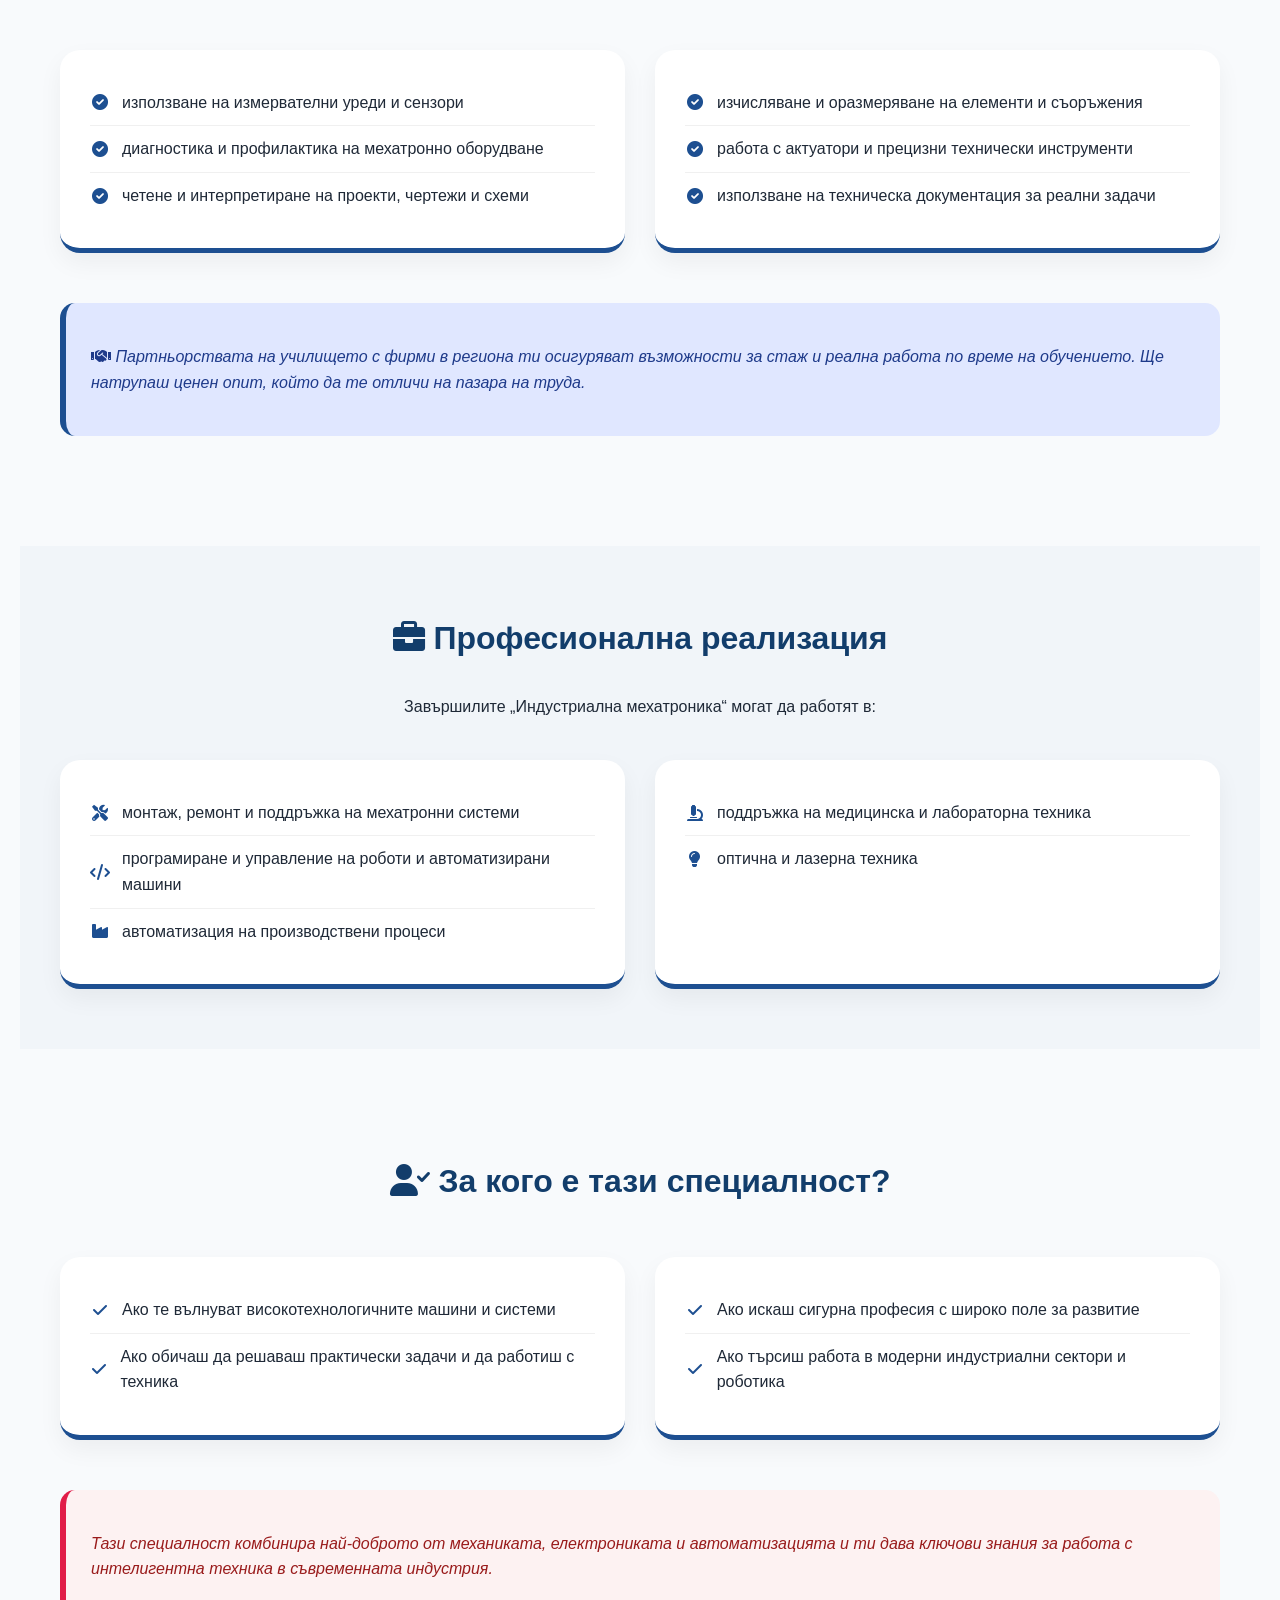
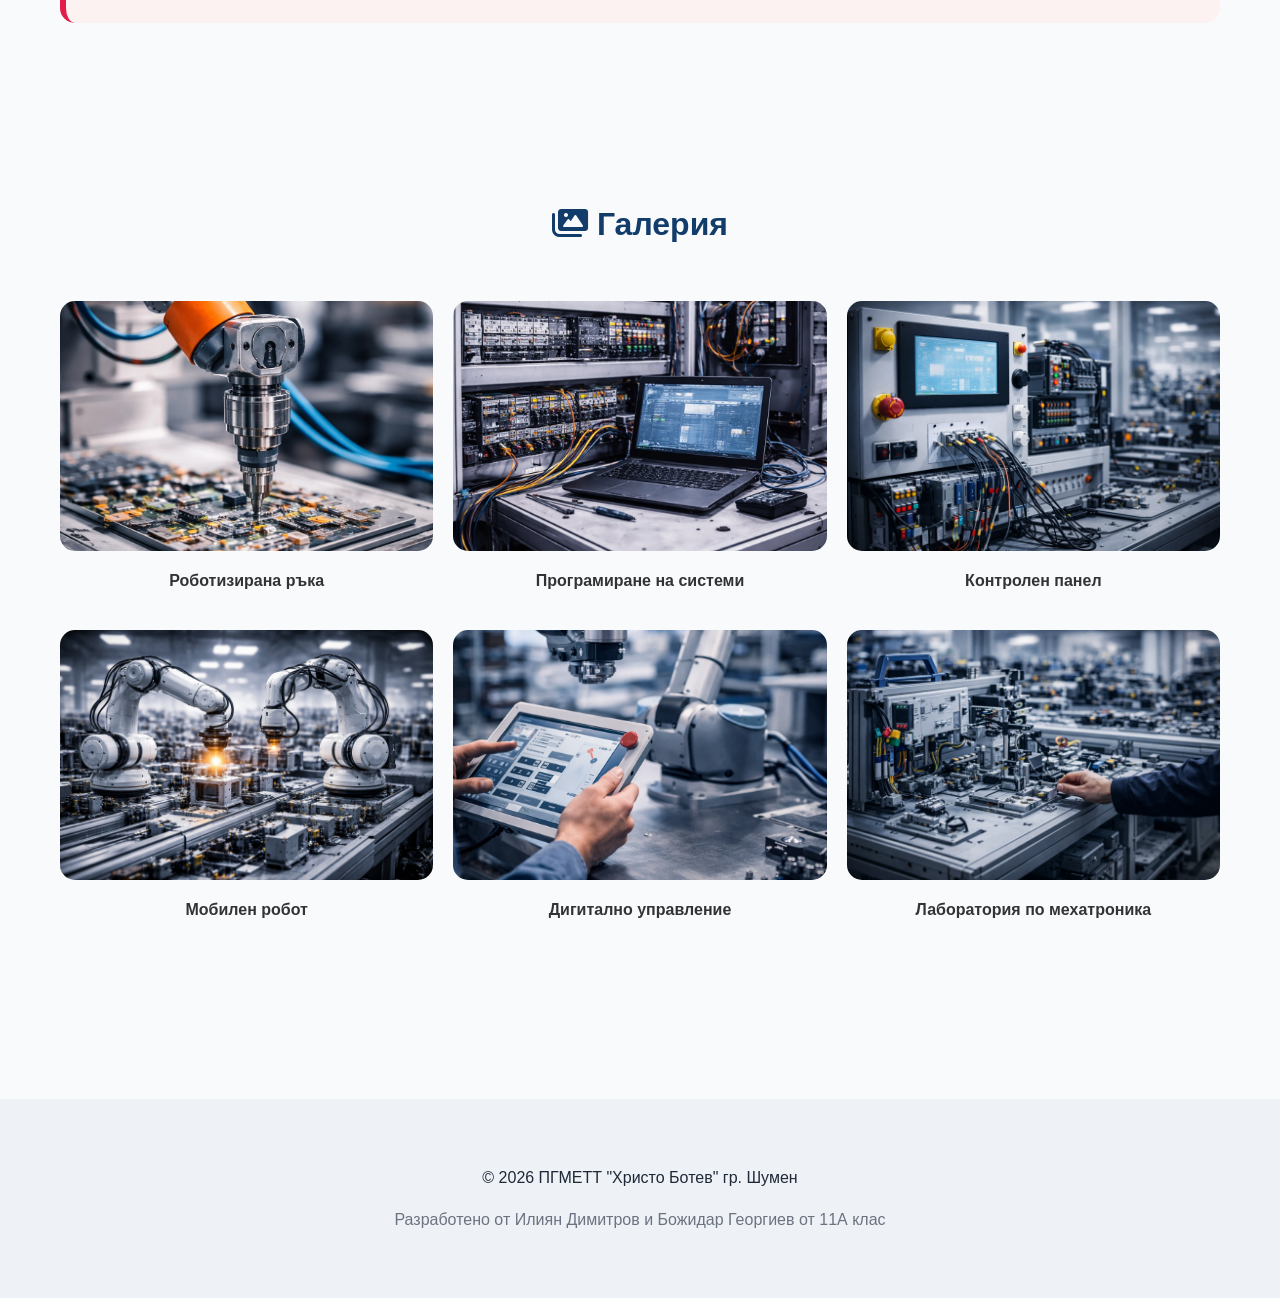
<file: im.html>
<!DOCTYPE html>
<html lang="bg">

<head>
    <meta charset="UTF-8">
    <meta name="viewport" content="width=device-width, initial-scale=1.0">
    <link rel="stylesheet" href="https://cdnjs.cloudflare.com/ajax/libs/font-awesome/6.0.0/css/all.min.css">
    <link rel="stylesheet" href="./Styles/im.css">
    <link rel="icon" href="./Images/fav-icon.svg">
    <title>Индустриална мехатроника</title>
</head>

<body>

    <nav class="top-nav">
        <a href="./index.html"><i class="fas fa-home"></i> Към Началото</a>
    </nav>

    <header class="hero-section">
        <div class="hero-content">
            <h1>Индустриална мехатроника</h1>
            <p>Бъдещето на високотехнологичното производство</p>
        </div>
    </header>

    <main>
        <section id="about">
            <h2><i class="fas fa-cogs"></i> Какво е индустриална мехатроника?</h2>
            <div class="grid">
                <div class="card">
                    <p>Обичаш ли да разбираш как работят сложните машини и искаш да създаваш и поддържаш интелигентни
                        технически системи? Специалност „Индустриална мехатроника“ в ПГМЕТТ „Христо Ботев“ съчетава
                        механика, електроника, автоматика и роботика, за да те подготви за работа с модерно индустриално
                        оборудване и интелигентни машини.</p>
                </div>
                <div class="card">
                    <p>Ще се научиш да монтираш, диагностицираш, ремонтираш и поддържаш сложни мехатронни устройства,
                        работейки в екип със специалисти от различни направления.</p>
                </div>
            </div>
        </section>

        <section id="learn" class="alt-bg">
            <h2><i class="fas fa-book"></i> Какво ще учиш?</h2>
            <p style="text-align: center; margin-bottom: 20px;">Ще придобиеш знания и умения в ключови области като:</p>
            <div class="grid">
                <div class="card">
                    <ul class="custom-list">
                        <li><i class="fas fa-microchip"></i> механика и машиностроене</li>
                        <li><i class="fas fa-tachometer-alt"></i> измервателна техника</li>
                        <li><i class="fas fa-faucet"></i> хидравлика и пневматика</li>
                    </ul>
                </div>
                <div class="card">
                    <ul class="custom-list">
                        <li><i class="fas fa-bolt"></i> електротехника и електроника</li>
                        <li><i class="fas fa-robot"></i> автоматизация и роботика</li>
                        <li><i class="fas fa-draw-polygon"></i> работа със съвременни CAD системи за моделиране и
                            чертане</li>
                    </ul>
                </div>
            </div>
        </section>

        <section id="practice">
            <h2><i class="fas fa-wrench"></i> Практически умения и работа с технологии</h2>
            <div class="grid">
                <div class="card">
                    <ul class="custom-list">
                        <li><i class="fas fa-check-circle"></i> използване на измервателни уреди и сензори</li>
                        <li><i class="fas fa-check-circle"></i> диагностика и профилактика на мехатронно оборудване</li>
                        <li><i class="fas fa-check-circle"></i> четене и интерпретиране на проекти, чертежи и схеми</li>
                    </ul>
                </div>
                <div class="card">
                    <ul class="custom-list">
                        <li><i class="fas fa-check-circle"></i> изчисляване и оразмеряване на елементи и съоръжения</li>
                        <li><i class="fas fa-check-circle"></i> работа с актуатори и прецизни технически инструменти
                        </li>
                        <li><i class="fas fa-check-circle"></i> използване на техническа документация за реални задачи
                        </li>
                    </ul>
                </div>
            </div>
            <div class="info-highlight">
                <p><i class="fas fa-handshake"></i> Партньорствата на училището с фирми в региона ти осигуряват
                    възможности за стаж и реална работа по време на обучението. Ще натрупаш ценен опит, който да те
                    отличи на пазара на труда.</p>
            </div>
        </section>

        <section id="career" class="alt-bg">
            <h2><i class="fas fa-briefcase"></i> Професионална реализация</h2>
            <p style="text-align: center; margin-bottom: 20px;">Завършилите „Индустриална мехатроника“ могат да работят
                в:</p>
            <div class="grid">
                <div class="card">
                    <ul class="custom-list">
                        <li><i class="fas fa-tools"></i> монтаж, ремонт и поддръжка на мехатронни системи</li>
                        <li><i class="fas fa-code"></i> програмиране и управление на роботи и автоматизирани машини</li>
                        <li><i class="fas fa-industry"></i> автоматизация на производствени процеси</li>
                    </ul>
                </div>
                <div class="card">
                    <ul class="custom-list">
                        <li><i class="fas fa-microscope"></i> поддръжка на медицинска и лабораторна техника</li>
                        <li><i class="fas fa-lightbulb"></i> оптична и лазерна техника</li>
                    </ul>
                </div>
            </div>
        </section>

        <section id="for-who">
            <h2><i class="fas fa-user-check"></i> За кого е тази специалност?</h2>
            <div class="grid">
                <div class="card">
                    <ul class="custom-list">
                        <li><i class="fas fa-check"></i> Ако те вълнуват високотехнологичните машини и системи</li>
                        <li><i class="fas fa-check"></i> Ако обичаш да решаваш практически задачи и да работиш с техника
                        </li>
                    </ul>
                </div>
                <div class="card">
                    <ul class="custom-list">
                        <li><i class="fas fa-check"></i> Ако искаш сигурна професия с широко поле за развитие</li>
                        <li><i class="fas fa-check"></i> Ако търсиш работа в модерни индустриални сектори и роботика
                        </li>
                    </ul>
                </div>
            </div>
            <div class="info-highlight" style="background: #fdf2f2; border-left-color: #e11d48; color: #991b1b;">
                <p>Тази специалност комбинира най-доброто от механиката, електрониката и автоматизацията и ти дава
                    ключови знания за работа с интелигентна техника в съвременната индустрия.</p>
            </div>
        </section>

        <section id="images">
            <h2><i class="fas fa-images"></i> Галерия</h2>
            <div class="images-grid">

                <div class="gallery-item">
                    <img src="./Images/im/im-robotic-arm.webp" class="gallery-img">
                    <p class="img-title">Роботизирана ръка</p>
                </div>

                <div class="gallery-item">
                    <img src="./Images/im/im-laptop.webp" class="gallery-img">
                    <p class="img-title">Програмиране на системи</p>
                </div>

                <div class="gallery-item">
                    <img src="./Images/im/im-panel.webp" class="gallery-img">
                    <p class="img-title">Контролен панел</p>
                </div>

                <div class="gallery-item">
                    <img src="./Images/im/im-robotic.webp" class="gallery-img">
                    <p class="img-title">Мобилен робот</p>
                </div>

                <div class="gallery-item">
                    <img src="./Images/im/im-tablet.webp" class="gallery-img">
                    <p class="img-title">Дигитално управление</p>
                </div>

                <div class="gallery-item">
                    <img src="./Images/im/im-table.webp" class="gallery-img">
                    <p class="img-title">Лаборатория по мехатроника</p>
                </div>

            </div>
        </section>
    </main>

    <div id="imageModal" class="modal">
        <span class="close">&times;</span>
        <img class="modal-content" id="fullImage">
        <div id="caption"></div>
    </div>

    <footer class="main-footer">
        <div class="credits">
            <p>&copy; 2026 ПГМЕТТ "Христо Ботев" гр. Шумен</p>
            <p class="devs">Разработено от Илиян Димитров и Божидар Георгиев от 11А клас</p>
        </div>
    </footer>

    <button id="backToTop" title="Нагоре">
        <i class="fas fa-arrow-up"></i>
    </button>

    <script>
        const modal = document.getElementById("imageModal");
        const modalImg = document.getElementById("fullImage");
        const captionText = document.getElementById("caption");
        const images = document.querySelectorAll(".gallery-img");

        images.forEach(img => {
            img.onclick = function () {
                modal.style.display = "block";
                modalImg.src = this.src;
                captionText.innerHTML = this.alt;
            }
        });

        document.querySelector(".close").onclick = function () {
            modal.style.display = "none";
        }

        window.onclick = function (event) {
            if (event.target == modal) modal.style.display = "none";
        }

        const backToTopBtn = document.getElementById("backToTop");

        window.onscroll = function () {
            if (document.body.scrollTop > 300 || document.documentElement.scrollTop > 300) {
                backToTopBtn.style.opacity = "1";
                backToTopBtn.style.visibility = "visible";
            } else {
                backToTopBtn.style.opacity = "0";
                backToTopBtn.style.visibility = "hidden";
            }
        };

        backToTopBtn.onclick = function () {
            window.scrollTo({
                top: 0,
                behavior: 'smooth'
            });
        };
    </script>
</body>

</html>
</file>
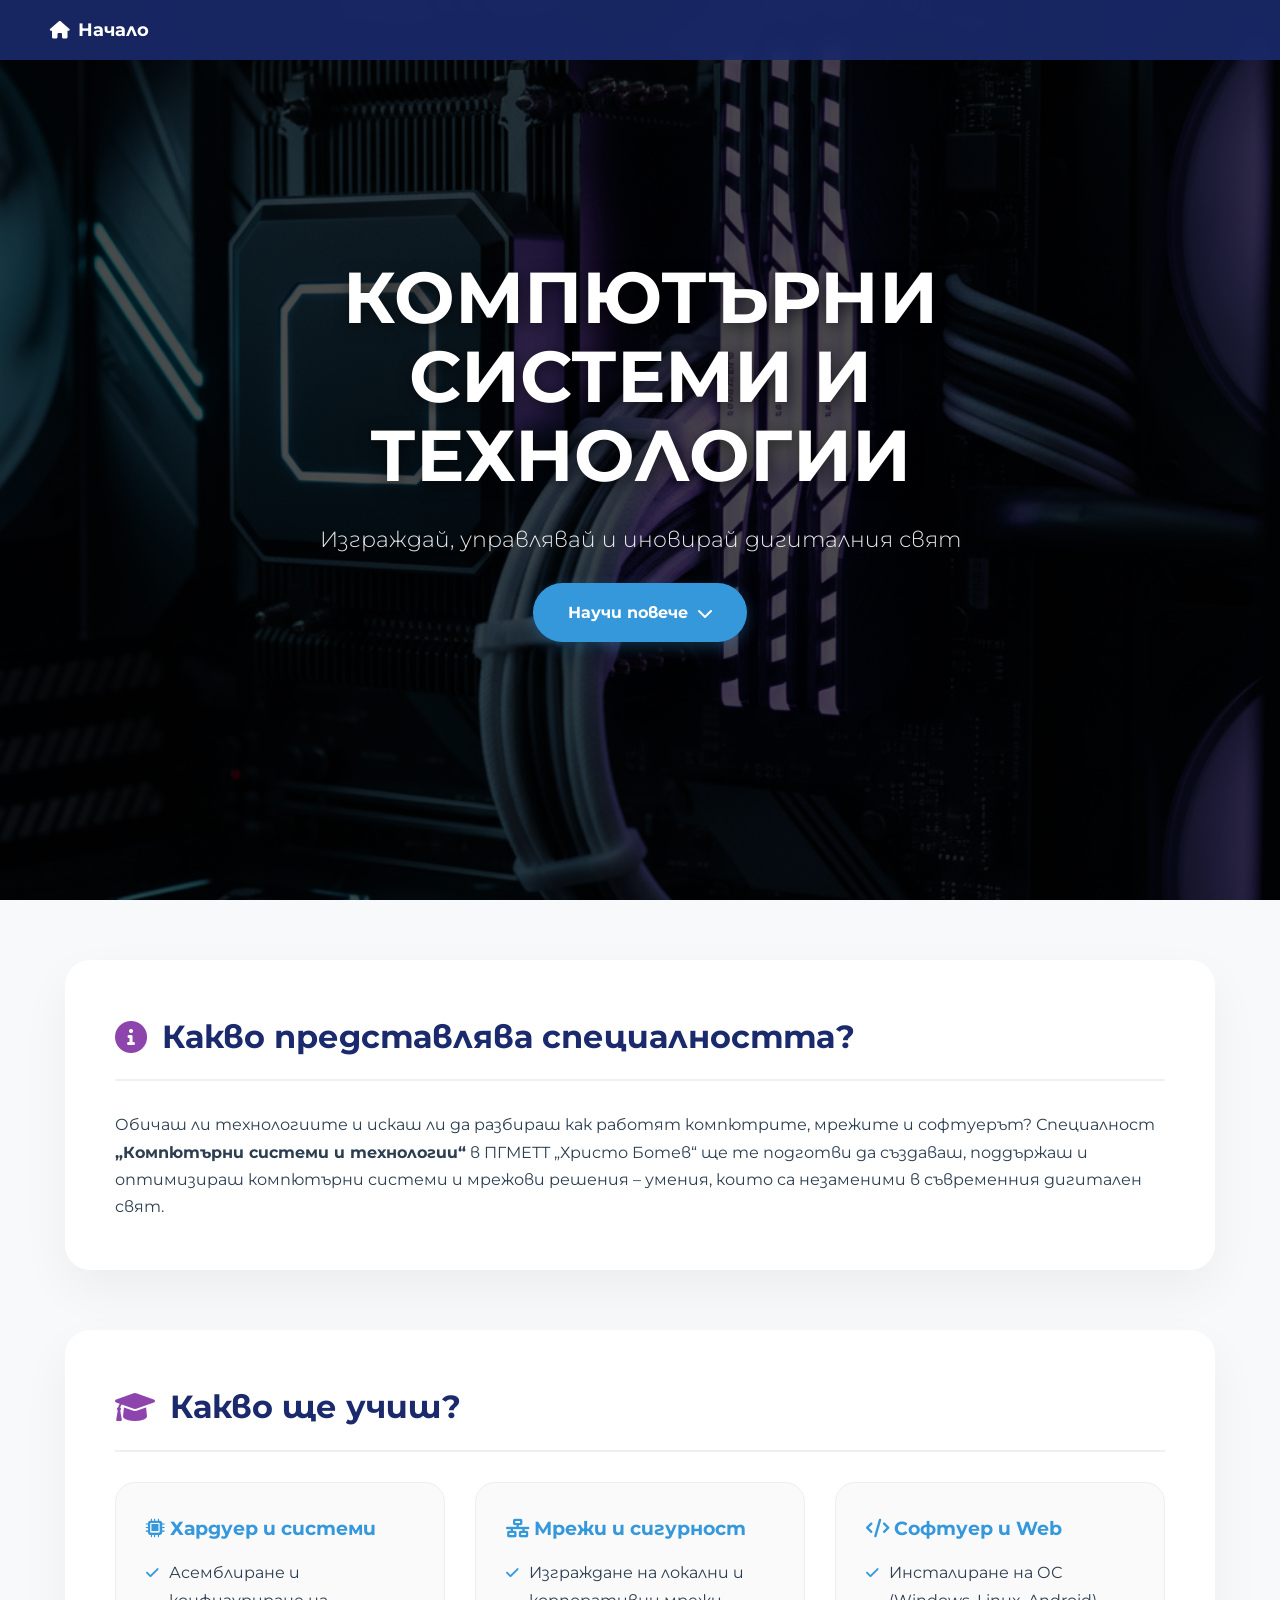
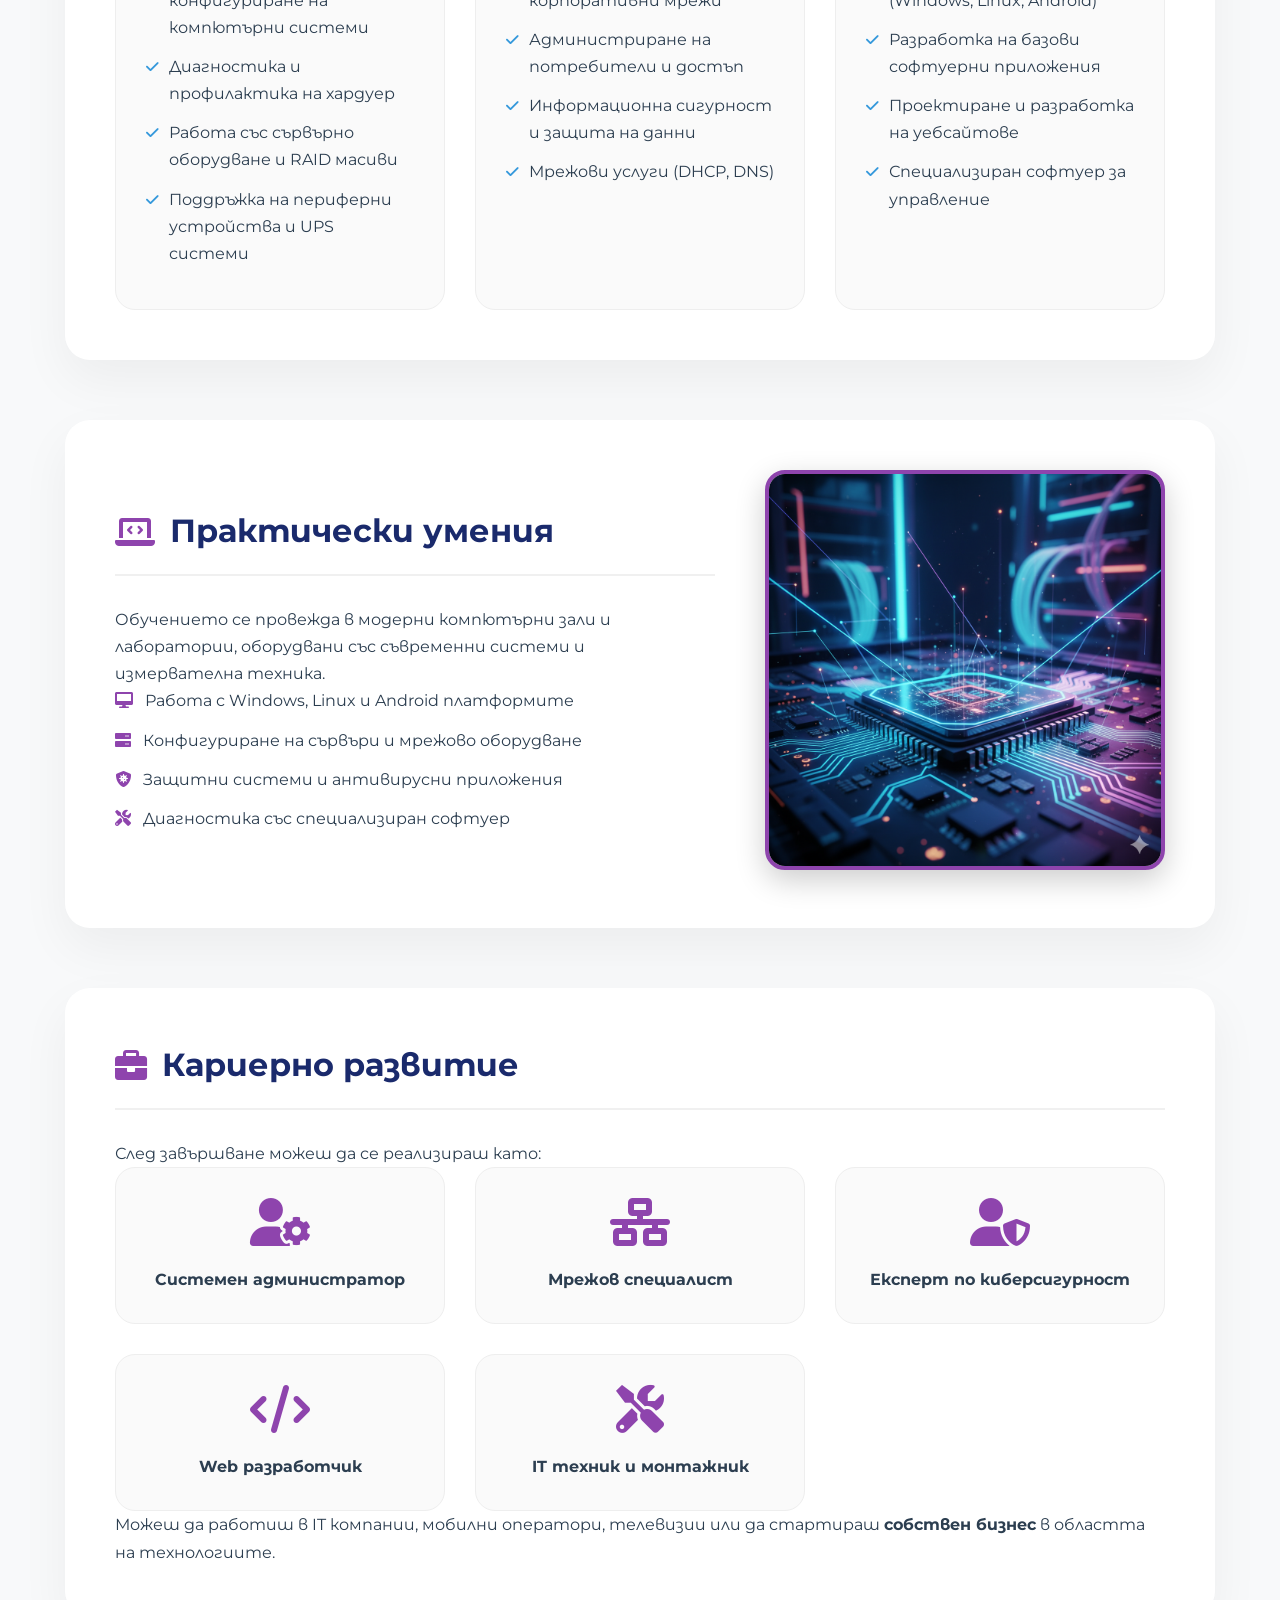
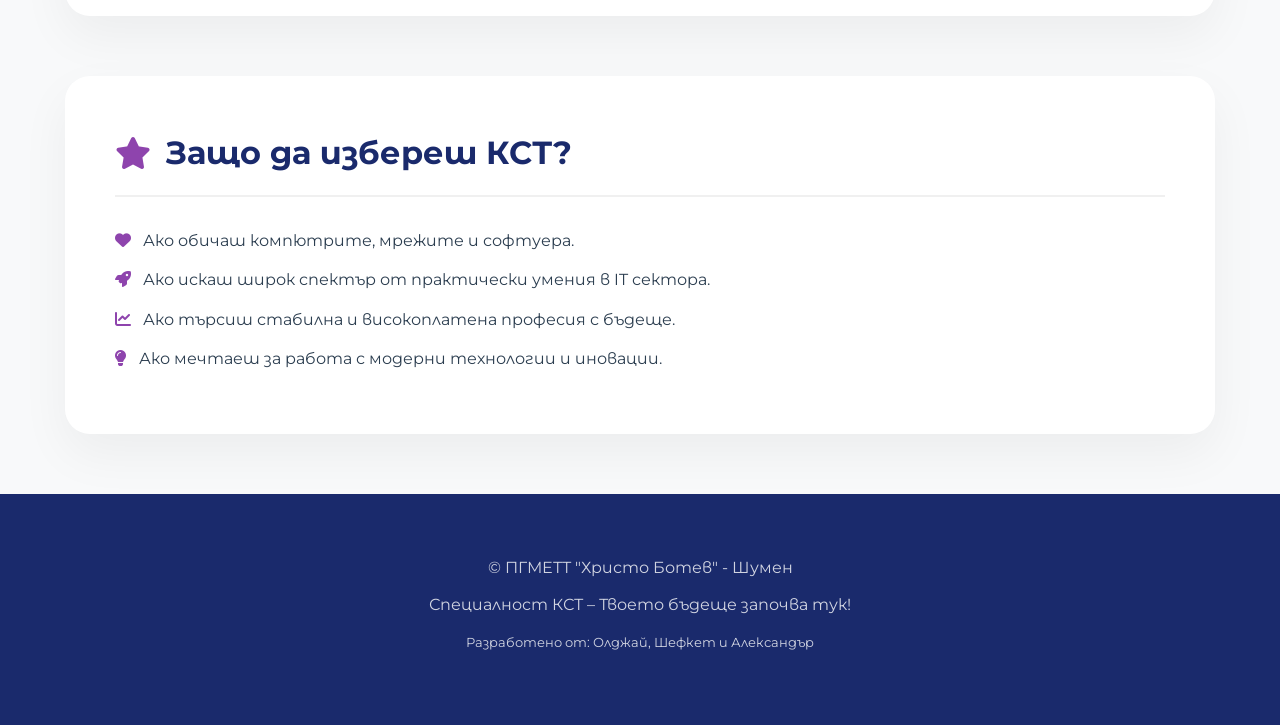
<file: kct.html>
<!DOCTYPE html>
<html lang="bg">
<head>
    <meta charset="UTF-8">
    <meta name="viewport" content="width=device-width, initial-scale=1.0">
    <title>КCT - ПГМЕТТ "Христо Ботев"</title>
    
    <link href="https://fonts.googleapis.com/css2?family=Montserrat:wght@300;400;600;700&display=swap" rel="stylesheet">
    <link rel="stylesheet" href="https://cdnjs.cloudflare.com/ajax/libs/font-awesome/6.0.0-beta3/css/all.min.css">
    <link rel="icon" href="./Images/fav-icon.svg">
    </head><link rel="stylesheet" href="./Styles/ktt.css">
<body id="top">

    <nav class="navbar">
        <a href="index.html" class="home-link"><i class="fas fa-home"></i> Начало</a>
    </nav>

    <header class="hero-section">
        <div class="header-content animate-fade-in">
            <h1>Компютърни системи и технологии</h1>
            <p>Изграждай, управлявай и иновирай дигиталния свят</p>
            <a href="#about" class="btn primary-btn">Научи повече <i class="fas fa-chevron-down"></i></a>
        </div>
    </header>

    <main>
        <section id="about" class="section-card animate-fade-in">
            <h2><i class="fas fa-info-circle icon-left"></i> Какво представлява специалността?</h2>
            <p>
                Обичаш ли технологиите и искаш ли да разбираш как работят компютрите, мрежите и софтуерът? 
                Специалност <strong>„Компютърни системи и технологии“</strong> в ПГМЕТТ „Христо Ботев“ ще те подготви да създаваш, поддържаш и оптимизираш компютърни системи и мрежови решения – умения, които са незаменими в съвременния дигитален свят.
            </p>
        </section>

        <section class="section-card animate-fade-in">
            <h2><i class="fas fa-graduation-cap icon-left"></i> Какво ще учиш?</h2>
            <div class="grid-container">
                <div class="grid-item">
                    <h3><i class="fas fa-microchip"></i> Хардуер и системи</h3>
                    <ul>
                        <li><i class="fas fa-check icon-list"></i> Асемблиране и конфигуриране на компютърни системи</li>
                        <li><i class="fas fa-check icon-list"></i> Диагностика и профилактика на хардуер</li>
                        <li><i class="fas fa-check icon-list"></i> Работа със сървърно оборудване и RAID масиви</li>
                        <li><i class="fas fa-check icon-list"></i> Поддръжка на периферни устройства и UPS системи</li>
                    </ul>
                </div>
                <div class="grid-item">
                    <h3><i class="fas fa-network-wired"></i> Мрежи и сигурност</h3>
                    <ul>
                        <li><i class="fas fa-check icon-list"></i> Изграждане на локални и корпоративни мрежи</li>
                        <li><i class="fas fa-check icon-list"></i> Администриране на потребители и достъп</li>
                        <li><i class="fas fa-check icon-list"></i> Информационна сигурност и защита на данни</li>
                        <li><i class="fas fa-check icon-list"></i> Мрежови услуги (DHCP, DNS)</li>
                    </ul>
                </div>
                <div class="grid-item">
                    <h3><i class="fas fa-code"></i> Софтуер и Web</h3>
                    <ul>
                        <li><i class="fas fa-check icon-list"></i> Инсталиране на ОС (Windows, Linux, Android)</li>
                        <li><i class="fas fa-check icon-list"></i> Разработка на базови софтуерни приложения</li>
                        <li><i class="fas fa-check icon-list"></i> Проектиране и разработка на уебсайтове</li>
                        <li><i class="fas fa-check icon-list"></i> Специализиран софтуер за управление</li>
                    </ul>
                </div>
            </div>
        </section>

        <section class="section-card animate-fade-in split-content">
            <div class="text-side">
                <h2><i class="fas fa-laptop-code icon-left"></i> Практически умения</h2>
                <p>Обучението се провежда в модерни компютърни зали и лаборатории, оборудвани със съвременни системи и измервателна техника.</p>
                <ul class="skills-list">
                    <li><i class="fas fa-desktop icon-list-accent"></i> Работа с Windows, Linux и Android платформите</li>
                    <li><i class="fas fa-server icon-list-accent"></i> Конфигуриране на сървъри и мрежово оборудване</li>
                    <li><i class="fas fa-shield-virus icon-list-accent"></i> Защитни системи и антивирусни приложения</li>
                    <li><i class="fas fa-tools icon-list-accent"></i> Диагностика със специализиран софтуер</li>
                </ul>
            </div>
            <div class="image-side">
                <img src="./Images/kct/procesor.webp" alt="Лаборатория КСТ" class="clickable-img responsive-img">
            </div>
        </section>

        <section class="section-card animate-fade-in">
            <h2><i class="fas fa-briefcase icon-left"></i> Кариерно развитие</h2>
            <p>След завършване можеш да се реализираш като:</p>
            <div class="grid-container career-grid">
                <div class="career-item"><i class="fas fa-user-cog icon-career"></i><h4>Системен администратор</h4></div>
                <div class="career-item"><i class="fas fa-network-wired icon-career"></i><h4>Мрежов специалист</h4></div>
                <div class="career-item"><i class="fas fa-user-shield icon-career"></i><h4>Експерт по киберсигурност</h4></div>
                <div class="career-item"><i class="fas fa-code icon-career"></i><h4>Web разработчик</h4></div>
                <div class="career-item"><i class="fas fa-tools icon-career"></i><h4>IT техник и монтажник</h4></div>
            </div>
            <div class="career-info-text text-center mt-4">
                <p>Можеш да работиш в IT компании, мобилни оператори, телевизии или да стартираш <strong>собствен бизнес</strong> в областта на технологиите.</p>
            </div>
        </section>

        <section class="section-card animate-fade-in highlight-card">
            <h2><i class="fas fa-star icon-left"></i> Защо да избереш КСТ?</h2>
            <ul class="target-list">
                <li><i class="fas fa-heart icon-list-accent"></i> Ако обичаш компютрите, мрежите и софтуера.</li>
                <li><i class="fas fa-rocket icon-list-accent"></i> Ако искаш широк спектър от практически умения в IT сектора.</li>
                <li><i class="fas fa-chart-line icon-list-accent"></i> Ако търсиш стабилна и високоплатена професия с бъдеще.</li>
                <li><i class="fas fa-lightbulb icon-list-accent"></i> Ако мечтаеш за работа с модерни технологии и иновации.</li>
            </ul>
        </section>
    </main>

    <div id="imageModal" class="modal">
        <span class="close-modal">&times;</span>
        <img class="modal-content" id="fullImg">
    </div>

    <a href="#top" class="scroll-btn" title="Нагоре"><i class="fas fa-arrow-up"></i></a>

    <footer>
        <p>&copy; ПГМЕТТ "Христо Ботев" - Шумен</p>
        <p>Специалност КСТ – Твоето бъдеще започва тук!</p>
        <p><small>Разработено от: Олджай, Шефкет и Александър</small></p>
    </footer>

    <script>

        const modal = document.getElementById("imageModal");
        const modalImg = document.getElementById("fullImg");
        const closeBtn = document.querySelector(".close-modal");

        document.querySelectorAll('.clickable-img').forEach(img => {
            img.onclick = function() {
                modal.style.display = "block";
                modalImg.src = this.src;
            }
        });

        closeBtn.onclick = () => modal.style.display = "none";
        window.onclick = (e) => { if (e.target == modal) modal.style.display = "none"; }

        document.querySelectorAll('a[href^="#"]').forEach(anchor => {
            anchor.addEventListener('click', function (e) {
                e.preventDefault();
                document.querySelector(this.getAttribute('href')).scrollIntoView({ behavior: 'smooth' });
            });
        });

        const scrollBtn = document.querySelector('.scroll-btn');
        window.onscroll = () => {
            scrollBtn.style.display = (window.scrollY > 300) ? "flex" : "none";
        };
    </script>
</body>
</html>
</file>
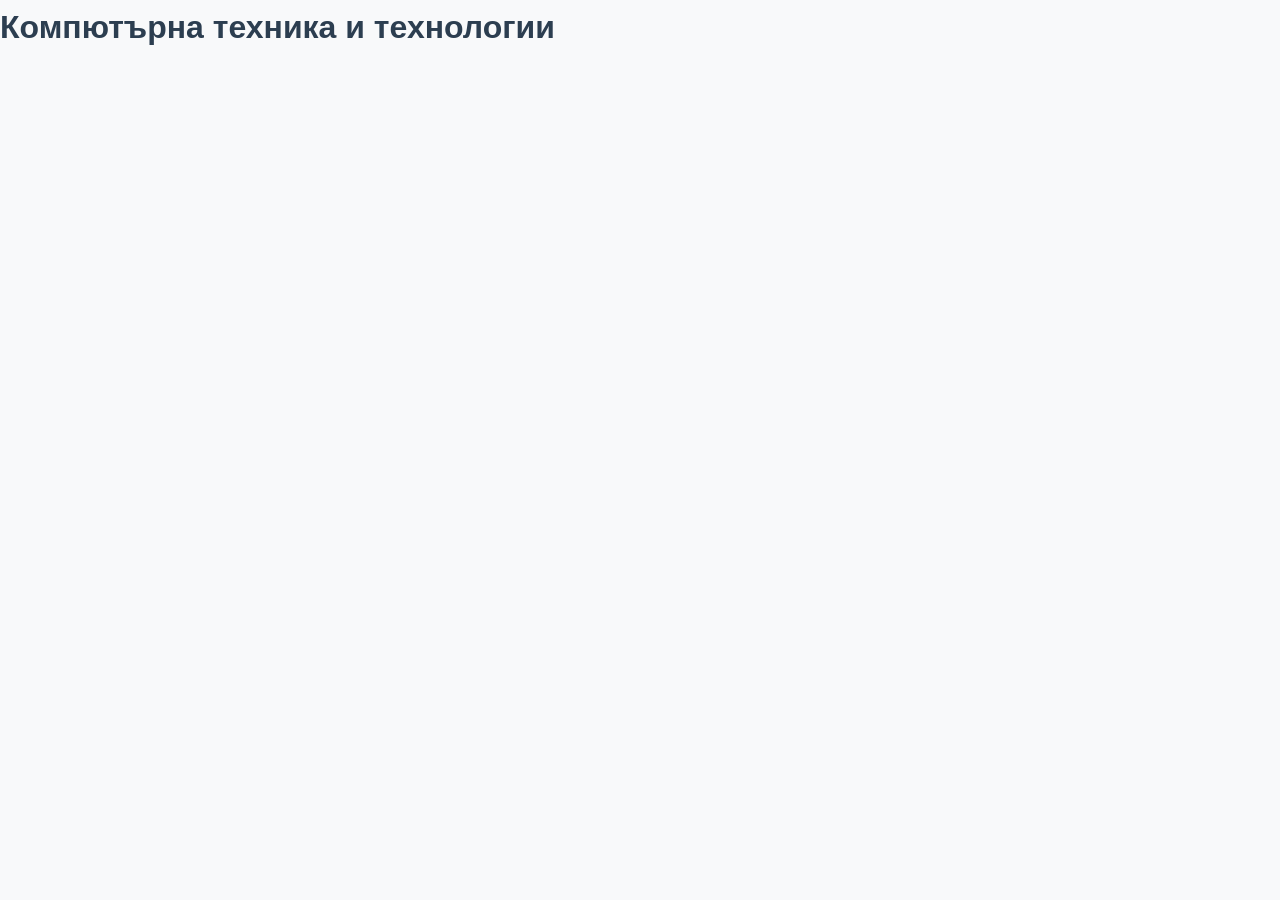
<file: komputernaTehnikaTehnologii.html>
<!DOCTYPE html>
<html lang="en">
<head>
    <meta charset="UTF-8">
    <meta name="viewport" content="width=device-width, initial-scale=1.0">
    <link rel="stylesheet" href="./Styles/ktt.css">
    <title>KTT</title>
</head>
<body>
    <h1>Компютърна техника и технологии</h1>
</body>
</html>
</file>
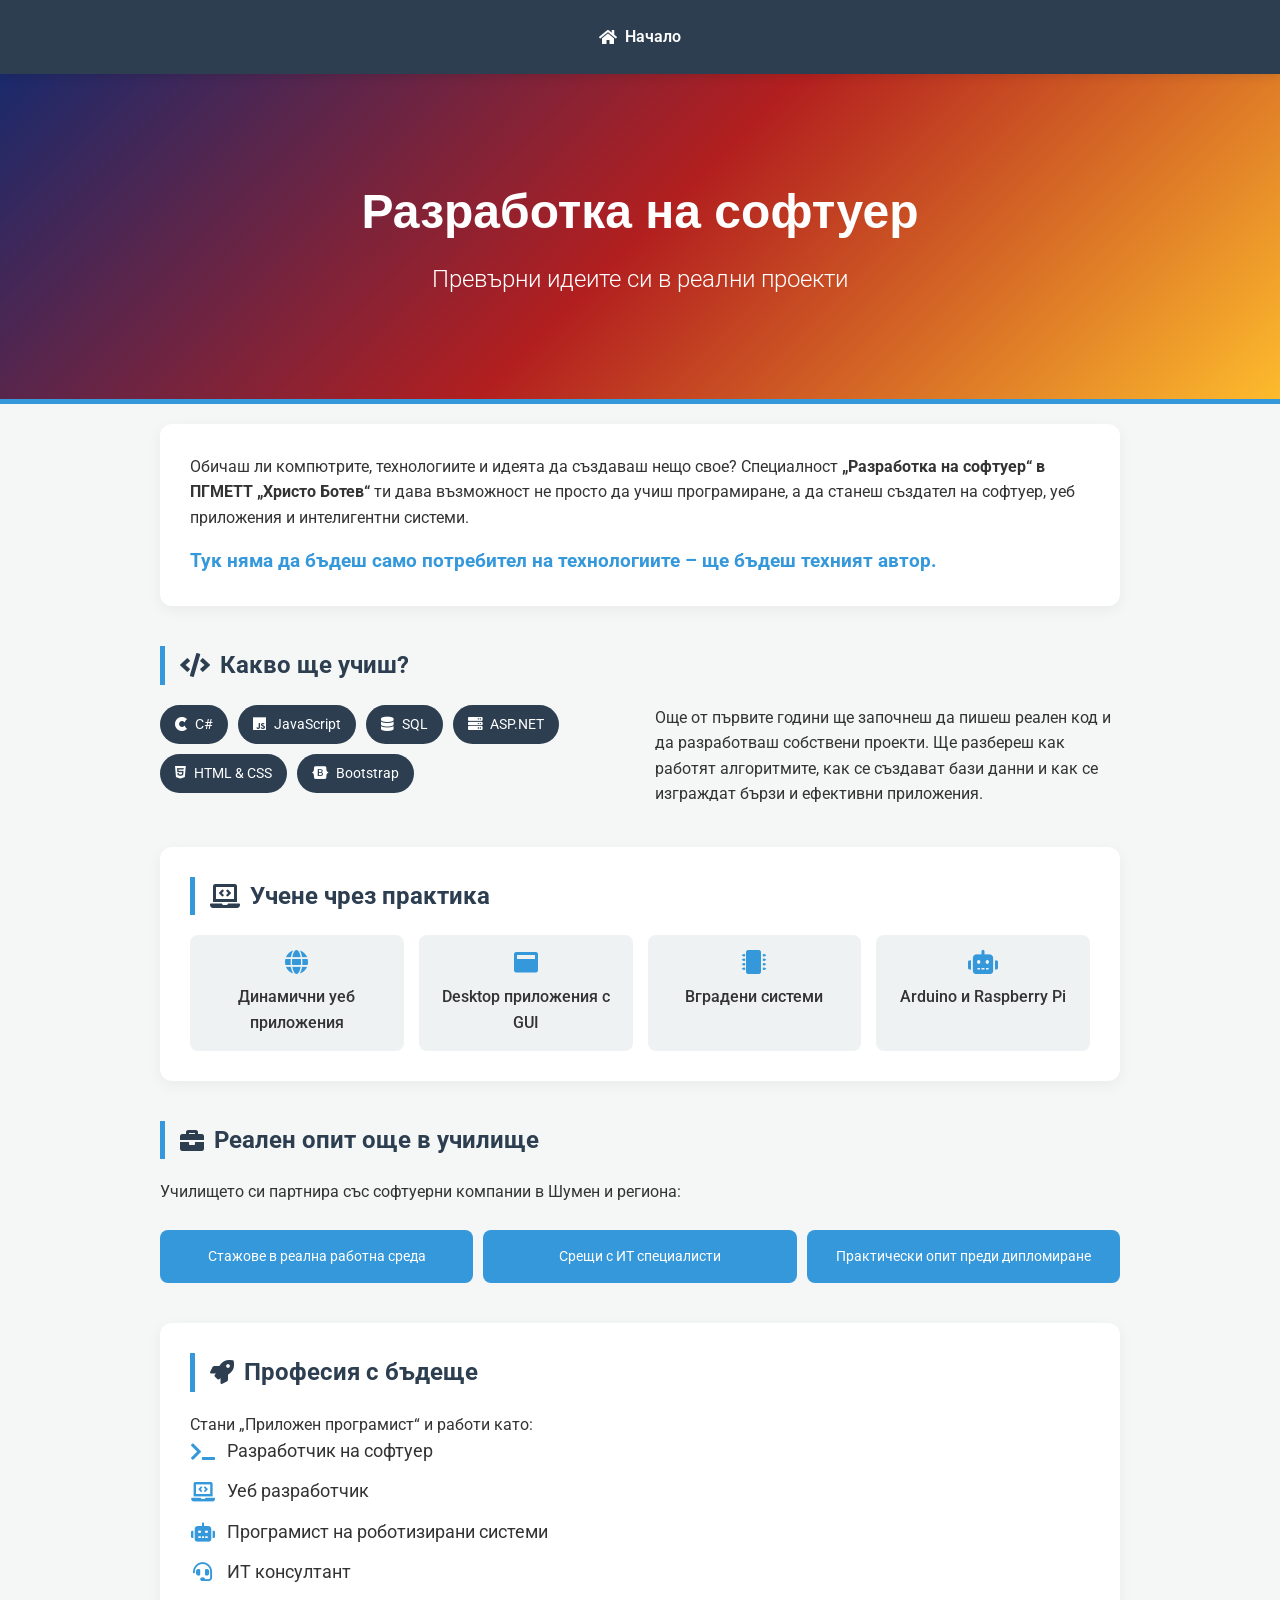
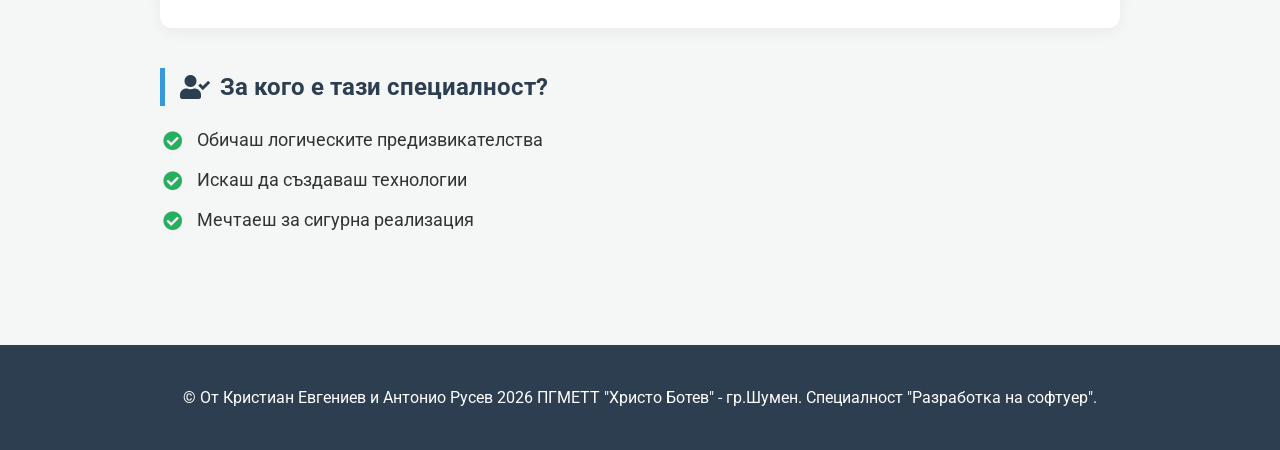
<file: rs.html>
<!DOCTYPE html>
<html lang="bg">

<head>
    <meta charset="UTF-8">
    <meta name="viewport" content="width=device-width, initial-scale=1.0">
    <title>Разработка на софтуер</title>
    <link rel="preconnect" href="https://fonts.googleapis.com">
    <link rel="preconnect" href="https://fonts.gstatic.com" crossorigin>
    <link rel="icon" href="./Images/fav-icon.svg">
    <link href="https://fonts.googleapis.com/css2?family=Orbitron:wght@400;700&family=Roboto:wght@300;400;700&display=swap" rel="stylesheet">
    <link rel="stylesheet" href="https://cdnjs.cloudflare.com/ajax/libs/font-awesome/5.15.4/css/all.min.css" integrity="sha512-1ycn6IcaQQ40/MKBW2W4Rhis/DbILU74C1vSrLJxCq57o941Ym01SwNsOMqvEBFlcgUa6xLiPY/NS5R+E6ztJQ==" crossorigin="anonymous" referrerpolicy="no-referrer" />
    <link rel="stylesheet" href="./Styles/rs.css">
    <title>Разработка на софтуер</title>
</head>

<body>

    <nav class="top-nav">
        <a href="./index.html"><i class="fas fa-home"></i> Начало</a>
    </nav>

    <header class="hero">
        <div class="container">
            <h1>Разработка на софтуер</h1>
            <p class="subtitle">Превърни идеите си в реални проекти</p>
        </div>
    </header>

    <main class="container">
        <section class="intro card">
            <p>Обичаш ли компютрите, технологиите и идеята да създаваш нещо свое? Специалност <strong>„Разработка на
                    софтуер“ в ПГМЕТТ „Христо Ботев“</strong> ти дава възможност не просто да учиш програмиране, а да
                станеш създател на софтуер, уеб приложения и интелигентни системи.</p>
            <p class="highlight">Тук няма да бъдеш само потребител на технологиите – ще бъдеш техният автор.</p>
        </section>

        <section class="learning">
            <h2><i class="fas fa-code"></i> Какво ще учиш?</h2>
            <div class="grid">
                <div class="tech-stack">
                    <ul>
                        <li><i class="fab fa-cuttlefish"></i> C#</li>
                        <li><i class="fab fa-js"></i> JavaScript</li>
                        <li><i class="fas fa-database"></i> SQL</li>
                        <li><i class="fas fa-server"></i> ASP.NET</li>
                        <li><i class="fab fa-html5"></i> HTML & CSS</li>
                        <li><i class="fab fa-bootstrap"></i> Bootstrap</li>
                    </ul>
                </div>
                <div class="learning-text">
                    <p>Още от първите години ще започнеш да пишеш реален код и да разработваш собствени проекти. Ще
                        разбереш как работят алгоритмите, как се създават бази данни и как се изграждат бързи и
                        ефективни приложения.</p>
                </div>
            </div>
        </section>

        <section class="practice card">
            <h2><i class="fas fa-laptop-code"></i> Учене чрез практика</h2>
            <div class="features">
                <div class="feature-item"><i class="fas fa-globe"></i> Динамични уеб приложения</div>
                <div class="feature-item"><i class="fas fa-window-maximize"></i> Desktop приложения с GUI</div>
                <div class="feature-item"><i class="fas fa-microchip"></i> Вградени системи</div>
                <div class="feature-item"><i class="fas fa-robot"></i> Arduino и Raspberry Pi</div>
            </div>
        </section>

        <section class="experience">
            <h2><i class="fas fa-briefcase"></i> Реален опит още в училище</h2>
            <p>Училището си партнира със софтуерни компании в Шумен и региона:</p>
            <br>
            <div class="exp-grid">
                <div class="exp-box">Стажове в реална работна среда</div>
                <div class="exp-box">Срещи с ИТ специалисти</div>
                <div class="exp-box">Практически опит преди дипломиране</div>
            </div>
        </section>

        <section class="career card">
            <h2><i class="fas fa-rocket"></i> Професия с бъдеще</h2>
            <p>Стани „Приложен програмист“ и работи като:</p>
            <ul class="career-list" style="list-style: none; padding: 0;">
                <li class="check-item"><i class="fas fa-terminal"></i> Разработчик на софтуер</li>
                <li class="check-item"><i class="fas fa-laptop-code"></i> Уеб разработчик</li>
                <li class="check-item"><i class="fas fa-robot"></i> Програмист на роботизирани системи</li>
                <li class="check-item"><i class="fas fa-headset"></i> ИТ консултант</li>
            </ul>
        </section>

        <section class="for-whom">
            <h2><i class="fas fa-user-check"></i> За кого е тази специалност?</h2>
            <div class="check-list">
                <div class="check-item"><i class="fas fa-check-circle"></i> Обичаш логическите предизвикателства</div>
                <div class="check-item"><i class="fas fa-check-circle"></i> Искаш да създаваш технологии</div>
                <div class="check-item"><i class="fas fa-check-circle"></i> Мечтаеш за сигурна реализация</div>
            </div>
        </section>
    </main>

    <footer>
        <p>&copy; От Кристиан Евгениев и Антонио Русев 2026 ПГМЕТТ "Христо Ботев" - гр.Шумен. Специалност "Разработка на софтуер".</p>
    </footer>

    <button id="backToTop" title="Нагоре">
        <i class="fas fa-arrow-up"></i>
    </button>

    <script>
        window.onscroll = function () {
            const backToTopButton = document.getElementById("backToTop");
            if (document.body.scrollTop > 200 || document.documentElement.scrollTop > 200) {
                backToTopButton.style.display = "block";
            } else {
                backToTopButton.style.display = "none";
            }
        };

        document.getElementById("backToTop").addEventListener("click", function () {
            window.scrollTo({ top: 0, behavior: 'smooth' });
        });
    </script>

</body>

</html>
</file>
<file: Styles/atm.css>
/* --- ОСНОВНИ НАСТРОЙКИ --- */

html {
    scroll-behavior: smooth;
}

::selection {
    background: var(--accent-color);
    color: white;
}

:root {
    --primary-color: #1a1a2e;
    /* Тъмно синьо/черно за професионализъм */
    --accent-color: #e63946;
    /* Червеното за акцент */
    --text-color: #333;
    --bg-color: #f4f7f6;
    --card-bg: #ffffff;
}

* {
    margin: 0;
    padding: 0;
    box-sizing: border-box;
}

body {
    font-family: 'Poppins', sans-serif;
    background: var(--bg-color);
    color: var(--text-color);
    line-height: 1.6;
}


/* --- БУТОН НАЗАД --- */

.back-btn {
    position: fixed;
    top: 20px;
    left: 20px;
    background: var(--primary-color);
    color: white;
    border: none;
    padding: 10px 20px;
    border-radius: 30px;
    font-size: 14px;
    font-weight: 600;
    cursor: pointer;
    z-index: 1000;
    transition: all 0.3s ease;
    text-decoration: none;
    display: flex;
    align-items: center;
    gap: 8px;
    box-shadow: 0 4px 10px rgba(0, 0, 0, 0.2);
}

.back-btn:hover {
    background: var(--accent-color);
    transform: translateY(-2px);
}


/* --- HERO СЕКЦИЯ (НАЧАЛО) --- */

.hero {
    height: 85vh;
    background: url("../Images/atm/car-background.webp") center/cover no-repeat;
    display: flex;
    align-items: center;
    justify-content: center;
    text-align: center;
    color: white;
    position: relative;
    background-attachment: fixed;
    /* Това създава "Parallax" ефект - снимката се движи по-бавно от текста */
    transition: none;
    /* Важно, за да не забива при скролване */
}

.hero::after {
    content: "";
    position: absolute;
    top: 0;
    left: 0;
    width: 100%;
    height: 100%;
    /* По-тъмен градиент, за да изпъкне белия текст върху новата снимка */
    background: linear-gradient(to bottom, rgba(26, 26, 46, 0.8), rgba(26, 26, 46, 0.5));
}

.hero-text {
    position: relative;
    z-index: 2;
    max-width: 800px;
    padding: 0 20px;
}

.badge {
    display: inline-block;
    background: var(--accent-color);
    color: white;
    padding: 5px 15px;
    border-radius: 20px;
    font-size: 14px;
    font-weight: 600;
    margin-bottom: 20px;
    letter-spacing: 1px;
    text-transform: uppercase;
}

.hero h1 {
    font-size: 52px;
    font-weight: 700;
    margin-bottom: 20px;
    text-shadow: 2px 2px 4px rgba(0, 0, 0, 0.5);
}

.subtitle {
    font-size: 22px;
    font-weight: 300;
    margin-bottom: 30px;
}

.dev-credits {
    margin-top: 30px;
    background: rgba(255, 255, 255, 0.1);
    backdrop-filter: blur(5px);
    padding: 10px 20px;
    border-radius: 10px;
    display: inline-block;
    border: 1px solid rgba(255, 255, 255, 0.2);
}

.dev-credits p {
    font-size: 14px;
    margin: 0;
}


/* --- СЕКЦИИ И КОНТЕЙНЕРИ --- */

.container {
    max-width: 1200px;
    margin: auto;
    padding: 80px 20px;
}

.section-title {
    text-align: center;
    margin-bottom: 50px;
    max-width: 800px;
    margin-left: auto;
    margin-right: auto;
}

.section-title h2 {
    font-size: 36px;
    color: var(--primary-color);
    margin-bottom: 15px;
}

.section-title h2 i {
    color: var(--accent-color);
    margin-right: 10px;
}

.section-title p {
    font-size: 18px;
    color: #666;
}


/* Въвеждащ текст */

.intro-section {
    padding-top: 60px;
    padding-bottom: 20px;
}

.intro-box {
    background: white;
    padding: 40px;
    border-radius: 15px;
    box-shadow: 0 10px 30px rgba(0, 0, 0, 0.05);
    text-align: center;
    border-top: 4px solid var(--accent-color);
}

.intro-icon {
    font-size: 40px;
    color: var(--accent-color);
    margin-bottom: 20px;
}

.intro-box p {
    font-size: 20px;
    color: #444;
}


/* --- КАРТИ --- */

.cards {
    display: grid;
    grid-template-columns: repeat(auto-fit, minmax(300px, 1fr));
    gap: 30px;
}

.card {
    background: var(--card-bg);
    padding: 35px 25px;
    border-radius: 12px;
    box-shadow: 0 10px 20px rgba(0, 0, 0, 0.05);
    transition: all 0.3s ease;
    text-align: center;
    border: 1px solid #eaeaea;
    transition: transform 0.3s ease;
}

.card:hover {
    transform: translateY(-10px);
    box-shadow: 0 15px 35px rgba(0, 0, 0, 0.1);
    border-color: var(--accent-color);
}

.card-icon {
    font-size: 35px;
    color: var(--accent-color);
    margin-bottom: 20px;
}

.card h3 {
    margin-bottom: 15px;
    color: var(--primary-color);
    font-size: 22px;
}


/* Тъмни карти за реализацията */

.card-dark {
    background: var(--primary-color);
    color: white;
    border: none;
}

.card-dark:hover {
    border-color: transparent;
    box-shadow: 0 15px 35px rgba(230, 57, 70, 0.3);
}

.card-dark p {
    font-size: 18px;
    font-weight: 600;
}


/* --- СПИСЪК УМЕНИЯ --- */

.bg-light {
    background: #ffffff;
}

.border-radius {
    border-radius: 20px;
    box-shadow: 0 10px 30px rgba(0, 0, 0, 0.03);
    margin-top: 20px;
    margin-bottom: 20px;
}

.modern-list {
    list-style: none;
    max-width: 800px;
    margin: auto;
    font-size: 18px;
}

.modern-list li {
    background: var(--bg-color);
    margin: 15px 0;
    padding: 15px 25px;
    border-radius: 10px;
    box-shadow: 0 5px 15px rgba(0, 0, 0, 0.04);
    display: flex;
    align-items: center;
    transition: 0.3s;
}

.modern-list li:hover {
    background: white;
    transform: scale(1.02);
    border-left: 4px solid var(--accent-color);
}

.modern-list li i {
    color: var(--accent-color);
    font-size: 22px;
    margin-right: 15px;
}


/* --- ГАЛЕРИЯ --- */

.gallery {
    display: grid;
    grid-template-columns: repeat(auto-fit, minmax(250px, 1fr));
    gap: 20px;
}

.gallery img {
    width: 100%;
    height: 250px;
    object-fit: cover;
    border-radius: 12px;
    transition: 0.4s;
    cursor: pointer;
    box-shadow: 0 5px 15px rgba(0, 0, 0, 0.1);
}

.gallery img:hover {
    transform: scale(1.03);
    box-shadow: 0 15px 30px rgba(0, 0, 0, 0.2);
}


/* --- ЗА КОГО Е ТАЗИ СПЕЦИАЛНОСТ (Тъмна секция) --- */

.target-audience {
    background: var(--primary-color);
    color: white;
    padding: 80px 0;
    margin-top: 50px;
}

.target-audience h2 {
    text-align: center;
    color: white;
    font-size: 36px;
    margin-bottom: 50px;
}

.target-audience h2 i {
    color: var(--accent-color);
    margin-right: 10px;
}

.target-grid {
    display: grid;
    grid-template-columns: repeat(auto-fit, minmax(250px, 1fr));
    gap: 30px;
    margin-bottom: 50px;
}

.target-item {
    text-align: center;
    padding: 30px;
    background: rgba(255, 255, 255, 0.05);
    border-radius: 15px;
    transition: 0.3s;
}

.target-item:hover {
    background: rgba(255, 255, 255, 0.1);
    transform: translateY(-5px);
}

.target-item i {
    font-size: 40px;
    color: var(--accent-color);
    margin-bottom: 20px;
}

.target-item p {
    font-size: 18px;
    font-weight: 300;
}

.conclusion {
    background: var(--accent-color);
    padding: 30px;
    border-radius: 12px;
    text-align: center;
    font-size: 20px;
    font-weight: 600;
}


/* --- FOOTER --- */

footer {
    background: #111;
    color: white;
    text-align: center;
    padding: 40px 20px;
}

footer p {
    margin: 5px 0;
    color: #bbb;
}


/* --- МОБИЛНИ УСТРОЙСТВА --- */

@media (max-width: 768px) {
    .hero {
        background-attachment: scroll;
    }
    .hero h1 {
        font-size: 36px;
    }
    .subtitle {
        font-size: 18px;
    }
    .section-title h2 {
        font-size: 28px;
    }
}


/* --- LIGHTBOX (ГАЛЕРИЯ НА ЦЯЛ ЕКРАН) --- */

.lightbox {
    display: none;
    /* Скрито по подразбиране */
    position: fixed;
    z-index: 2000;
    /* Трябва да е над всичко останало */
    padding-top: 60px;
    left: 0;
    top: 0;
    width: 100%;
    height: 100%;
    overflow: auto;
    background-color: rgba(0, 0, 0, 0.85);
    /* Тъмен полупрозрачен фон */
    backdrop-filter: blur(5px);
    /* Модерен ефект на замъгляване */
}

.lightbox-content {
    margin: auto;
    display: block;
    max-width: 90%;
    max-height: 80vh;
    border-radius: 10px;
    box-shadow: 0 10px 30px rgba(0, 0, 0, 0.5);
    animation: zoomIn 0.3s ease;
    /* Плавна анимация при отваряне */
}

@keyframes zoomIn {
    from {
        transform: scale(0.8);
        opacity: 0;
    }
    to {
        transform: scale(1);
        opacity: 1;
    }
}

.close-lightbox {
    position: absolute;
    top: 20px;
    right: 35px;
    color: #f1f1f1;
    font-size: 40px;
    font-weight: bold;
    transition: 0.3s;
    cursor: pointer;
}

.close-lightbox:hover,
.close-lightbox:focus {
    color: var(--accent-color);
    /* Става червено при посочване */
    text-decoration: none;
}

.card:hover {
    transform: scale(1.03);
    /* Леко уголемяване */
    box-shadow: 0 20px 40px rgba(0, 0, 0, 0.15);
    /* По-силна сянка */
    border-color: #e63946;
    /* Червена рамка */
}


/* --- БУТОН НАГОРЕ --- */

.scroll-top-btn {
    position: fixed;
    bottom: 30px;
    right: 30px;
    width: 50px;
    height: 50px;
    background-color: var(--accent-color);
    /* Вашето червено */
    color: white;
    border: none;
    border-radius: 50%;
    cursor: pointer;
    font-size: 20px;
    display: flex;
    align-items: center;
    justify-content: center;
    box-shadow: 0 4px 15px rgba(0, 0, 0, 0.3);
    z-index: 1500;
    opacity: 0;
    /* Скрит в началото */
    visibility: hidden;
    transition: all 0.4s ease;
}

.scroll-top-btn.show {
    opacity: 1 !important;
    visibility: visible !important;
}

.scroll-top-btn:hover {
    background-color: var(--primary-color);
    /* Сменя цвета на тъмносиньо при докосване */
    transform: translateY(-5px);
}

.scroll-top-btn {
    z-index: 9999 !important;
    pointer-events: auto !important;
    cursor: pointer !important;
}
</file>
<file: Styles/hepps.css>
/* 📱 Mobile devices */
@media (max-width: 768px) {

    header {
        padding: 25px 10px;
    }

    header h1 {
        font-size: 26px;
    }

    header p {
        margin-left: 0 !important;
        font-size: 14px;
    }

    .intro {
        flex-direction: column;
        padding: 30px 5%;
        text-align: center;
    }

    .intro img {
        width: 100%;
        max-width: 300px;
        margin: 0 auto;
    }

    .intro .image {
        margin-left: 0 !important;
    }

    .intro p {
        font-size: 16px;
    }

    .features {
        padding: 30px 5%;
        grid-template-columns: 1fr;
    }

    .types {
        padding: 40px 5%;
    }

    .types-container {
        grid-template-columns: 1fr;
    }

    .advantages,
    .disadvantages {
        padding: 30px 5%;
    }

    .advantages ul,
    .disadvantages ul {
        font-size: 16px;
    }

    .comparison {
        padding: 40px 5%;
        overflow-x: auto;
    }

    table {
        font-size: 14px;
    }

    th, td {
        padding: 10px;
    }

    /* FAQ */
    .faq {
        padding: 40px 5%;
    }

    .faq-item {
        padding: 15px;
    }

    

    header div div:first-child {
        float: none !important;
        margin: 0 auto 10px auto !important;
    }
}
*{
    margin:0;
    padding:0;
    box-sizing:border-box;
    font-family:Arial, Helvetica, sans-serif;
    }
    
    body{
    background:linear-gradient(135deg,#eef2f3,#dfe9f3);
    color:#333;
    }
    
    header{
    background:#1f3c5a;
    color:white;
    text-align:center;
    padding:40px 20px;
    }
    
    header h1{
    font-size:38px;
    margin-bottom:10px;
    }
    
    .intro{
    display:flex;
    align-items:center;
    justify-content:center;
    gap:40px;
    padding:60px 10%;
    flex-wrap:wrap;
    }
    
    .intro img{
    width:420px;
    border-radius:12px;
    box-shadow:0 10px 20px rgba(0,0,0,0.2);
    }
    
    .intro h2{
    color:#1f3c5a;
    margin-bottom:15px;
    }
    
    .intro p{
    font-size:18px;
    line-height:1.6;
    }
    
    .features{
    display:grid;
    grid-template-columns:repeat(auto-fit,minmax(220px,1fr));
    gap:25px;
    padding:40px 10%;
    }
    
    .card{
    background:white;
    padding:25px;
    border-radius:12px;
    box-shadow:0 8px 15px rgba(0,0,0,0.1);
    transition:0.3s;
    }
    
    .card:hover{
    transform:translateY(-6px);
    box-shadow:0 12px 25px rgba(0,0,0,0.15);
    }
    
    .card h3{
    color:#2b7a4b;
    margin-bottom:10px;
    }
    
    .types{
    padding:60px 10%;
    text-align:center;
    }
    
    .types h2{
    margin-bottom:40px;
    color:#1f3c5a;
    }
    
    .types-container{
    display:grid;
    grid-template-columns:repeat(auto-fit,minmax(250px,1fr));
    gap:25px;
    }
    
    .type-card{
    background:white;
    padding:25px;
    border-radius:12px;
    box-shadow:0 8px 15px rgba(0,0,0,0.1);
    }
    
    .advantages{
    padding:50px 10%;
    background:#f7f9fb;
    }
    
    .advantages h2{
    margin-bottom:20px;
    color:#1f3c5a;
    }
    
    .advantages ul{
    list-style:square;
    font-size:18px;
    line-height:2;
    }
    
    .disadvantages{
    padding:50px 10%;
    }
    
    .disadvantages ul{
    list-style:square;
    font-size:18px;
    line-height:2;
    }
    
    .comparison{
    padding:60px 10%;
    text-align:center;
    }
    
    table{
    width:100%;
    border-collapse:collapse;
    background:white;
    box-shadow:0 8px 15px rgba(0,0,0,0.1);
    }
    
    th,td{
    padding:15px;
    border:1px solid #ddd;
    }
    
    th{
    background:#1f3c5a;
    color:white;
    }
    
    .gallery{
    padding:60px 10%;
    text-align:center;
    }
    
    .gallery-container{
    display:grid;
    grid-template-columns:repeat(auto-fit,minmax(200px,1fr));
    gap:20px;
    margin-top:30px;
    }
    
    .gallery img{
    width:100%;
    border-radius:10px;
    box-shadow:0 6px 12px rgba(0,0,0,0.2);
    }
    
    .faq{
    padding:60px 10%;
    background:#f7f9fb;
    }
    
    .faq h2{
    margin-bottom:30px;
    color:#1f3c5a;
    }
    
    .faq-item{
    margin-bottom:20px;
    background:white;
    padding:20px;
    border-radius:10px;
    box-shadow:0 6px 12px rgba(0,0,0,0.1);
    }
    
    footer{
    margin-top:40px;
    background:#1f3c5a;
    color:white;
    text-align:center;
    padding:20px;
    }
    .index-Pager{
        width:9.55rem;
        height:9.55rem;
        background:#0083c0 ;
        display:border;
        border:none;
    }
    .specialty {
        margin: 4rem 2rem;
        padding: 3rem;
        border-radius: 25px;
        background: linear-gradient(135deg, #0f2027, #203a43, #2c5364);
        color: white;
        box-shadow: 0 20px 50px rgba(0,0,0,0.4);
        text-align: center;
    }
    
    .specialty h2 {
        font-size: 2.2rem;
        margin-bottom: 1.5rem;
    }
    
    .specialty .highlight {
        font-size: 1.1rem;
        margin-bottom: 2.5rem;
        opacity: 0.9;
        line-height: 1.6;
    }
    
    .specialty .grid {
        display: grid;
        grid-template-columns: repeat(auto-fit, minmax(250px, 1fr));
        gap: 1.5rem;
    }
    
    .specialty .box {
        background: rgba(255,255,255,0.08);
        padding: 1.5rem;
        border-radius: 20px;
        backdrop-filter: blur(10px);
        transition: 0.3s;
        text-align: left;
    }
    
    .specialty .box:hover {
        transform: translateY(-8px) scale(1.02);
        background: rgba(255,255,255,0.15);
    }
    
    .specialty .box h3 {
        margin-bottom: 1rem;
        font-size: 1.2rem;
    }
    
    .specialty ul {
        padding-left: 1.2rem;
    }
    
    .specialty li {
        margin-bottom: 0.5rem;
        font-size: 0.95rem;
    }
</file>
<file: Styles/im.css>
:root {
    --primary: #123d6b;
    --secondary: #1d4f91;
    --accent: #4295f4;
    --bg: #f8fafc;
    --text: #1f2937;
    --white: #ffffff;
}

body {
    font-family: 'Segoe UI', Roboto, Helvetica, Arial, sans-serif;
    line-height: 1.6;
    margin: 0;
    background-color: var(--bg);
    color: var(--text);
}

.top-nav {
    background: var(--primary);
    padding: 1rem;
    position: sticky;
    top: 0;
    z-index: 1000;
    display: flex;
    justify-content: center;
}

.top-nav a {
    color: var(--white);
    text-decoration: none;
    font-weight: 600;
    padding: 8px 20px;
    border-radius: 8px;
    transition: 0.3s;
}

.top-nav a:hover {
    background: rgba(255,255,255,0.1);
    color: var(--accent);
}

.hero-section {
    background: linear-gradient(135deg, #123d6b 0%, #1d4f91 100%);
    color: white;
    padding: 80px 20px;
    text-align: center;
    clip-path: polygon(0 0, 100% 0, 100% 90%, 0 100%);
}

.hero-section h1 {
    font-size: clamp(2rem, 5vw, 3.5rem);
    margin: 0;
    text-shadow: 2px 2px 10px rgba(0,0,0,0.2);
}

.grid {
    display: grid;
    grid-template-columns: repeat(auto-fit, minmax(300px, 1fr));
    gap: 30px;
    padding: 20px;
}

.card {
    background: var(--white);
    padding: 30px;
    border-radius: 20px;
    box-shadow: 0 10px 25px rgba(0,0,0,0.05);
    border-bottom: 5px solid var(--secondary);
    transition: 0.3s;
}

.card:hover {
    transform: translateY(-10px);
}

.images-grid {
    display: grid;
    grid-template-columns: repeat(auto-fit, minmax(280px, 1fr));
    gap: 20px;
    padding: 20px;
}

.gallery-item {
    text-align: center;
}

.gallery-img {
    width: 100%;
    height: 250px;
    object-fit: cover;
    border-radius: 15px;
    cursor: pointer;
    transition: 0.4s;
}

.gallery-img:hover {
    filter: brightness(1.1);
    transform: scale(1.02);
}

.img-title {
    margin-top: 10px;
    font-size: 1rem;
    font-weight: bold;
    color: #333;
}

.modal {
    display: none;
    position: fixed;
    z-index: 2000;
    padding-top: 50px;
    left: 0;
    top: 0;
    width: 100%;
    height: 100%;
    background-color: rgba(0,0,0,0.9);
    backdrop-filter: blur(5px);
}

.modal-content {
    margin: auto;
    display: block;
    max-width: 85%;
    max-height: 80vh;
    border-radius: 10px;
    animation: zoomIn 0.3s;
}

@keyframes zoomIn {
    from {transform: scale(0.7); opacity: 0;}
    to {transform: scale(1); opacity: 1;}
}

.close {
    position: absolute;
    top: 30px;
    right: 40px;
    color: #f1f1f1;
    font-size: 60px;
    font-weight: bold;
    cursor: pointer;
}

section {
    max-width: 1200px;
    margin: 40px auto;
    padding: 40px 20px;
}

h2 {
    color: var(--primary);
    font-size: 2rem;
    margin-bottom: 30px;
    text-align: center;
}

.main-footer {
    background: #eef2f6;
    padding: 50px 20px;
    text-align: center;
    margin-top: 100px;
}

.devs {
    font-size: 1rem;
    color: #6b7280;
    margin-top: 10px;
}

.info-highlight {
    background: #e0e7ff;
    padding: 25px;
    border-radius: 15px;
    margin: 30px 20px;
    border-left: 6px solid #1d4f91;
    font-style: italic;
    color: #1e3a8a;
}

.custom-list {
    list-style: none;
    padding: 0;
    margin: 0;
}

.custom-list li {
    padding: 10px 0;
    border-bottom: 1px solid #f0f0f0;
    display: flex;
    align-items: center;
    gap: 12px;
    font-size: 1rem;
}

.custom-list li:last-child {
    border-bottom: none;
}

.custom-list i {
    color: #1d4f91;
    width: 20px;
    text-align: center;
}

section.alt-bg {
    background-color: #f1f5f9;
    /* max-width: 100%;
    padding: 60px 20px; */
}

#backToTop {
    position: fixed;
    bottom: 30px;
    right: 30px;
    z-index: 99;
    border: none;
    outline: none;
    background-color: var(--primary);
    color: white;
    cursor: pointer;
    padding: 15px;
    border-radius: 50%;
    width: 55px;
    height: 55px;
    font-size: 20px;
    transition: all 0.3s ease;
    box-shadow: 0 4px 15px rgba(0,0,0,0.3);
    opacity: 0;
    visibility: hidden;
}

#backToTop:hover {
    background-color: var(--accent);
    transform: translateY(-5px);
}

.bottom-menu {
    display: none;
}
</file>
<file: Styles/ktt.css>
:root {
    --primary-dark: #1a2a6c;
    --accent-blue: #3498db;
    --vibrant-purple: #8e44ad;
    --white: #ffffff;
    --bg-light: #f8f9fa;
    --text-main: #2c3e50;
    --transition: all 0.3s ease;
}

* {
    margin: 0;
    padding: 0;
    box-sizing: border-box;
}

body {
    font-family: 'Montserrat', sans-serif;
    background-color: var(--bg-light);
    color: var(--text-main);
    line-height: 1.7;
    overflow-x: hidden;
}

.navbar {
    position: fixed;
    top: 0;
    width: 100%;
    padding: 15px 50px;
    background: rgba(26, 42, 108, 0.9);
    backdrop-filter: blur(10px);
    z-index: 1000;
}

.home-link {
    color: var(--white);
    text-decoration: none;
    font-weight: 700;
    font-size: 1.1rem;
    display: flex;
    align-items: center;
    gap: 8px;
}

.home-link:hover {
    color: var(--accent-blue);
}

.hero-section {
    height: 100vh;
    background: linear-gradient(rgba(0, 0, 0, 0.7), rgba(0, 0, 0, 0.7)), url('../Images/kct/ramcool.webp') no-repeat center center/cover;
    display: flex;
    align-items: center;
    justify-content: center;
    text-align: center;
    color: var(--white);
    padding: 0 20px;
}

.header-content {
    display: flex;
    flex-direction: column;
    align-items: center;
    justify-content: center;
    gap: 25px;
    max-width: 900px;
}

.header-content h1 {
    font-size: clamp(2.2rem, 7vw, 4.5rem);
    font-weight: 700;
    text-transform: uppercase;
    margin: 0;
    line-height: 1.1;
    text-shadow: 2px 4px 15px rgba(0, 0, 0, 0.5);
}

.header-content p {
    font-size: clamp(1rem, 3vw, 1.4rem);
    font-weight: 300;
    margin: 0;
    opacity: 0.9;
}

.btn {
    padding: 16px 35px;
    border-radius: 50px;
    text-decoration: none;
    font-weight: 700;
    transition: var(--transition);
    display: inline-flex;
    align-items: center;
    gap: 10px;
}

.primary-btn {
    background: var(--accent-blue);
    color: var(--white);
    box-shadow: 0 5px 15px rgba(52, 152, 219, 0.3);
}

.primary-btn:hover {
    background: var(--vibrant-purple);
    transform: translateY(-3px);
    box-shadow: 0 8px 20px rgba(142, 68, 173, 0.4);
}

.section-card {
    max-width: 1150px;
    margin: 60px auto;
    padding: 50px;
    background: var(--white);
    border-radius: 25px;
    box-shadow: 0 20px 50px rgba(0, 0, 0, 0.05);
}

h2 {
    color: var(--primary-dark);
    font-size: 2rem;
    margin-bottom: 30px;
    display: flex;
    align-items: center;
    border-bottom: 2px solid #f0f0f0;
    padding-bottom: 15px;
}

.icon-left {
    margin-right: 15px;
    color: var(--vibrant-purple);
}

.grid-container {
    display: grid;
    grid-template-columns: repeat(auto-fit, minmax(280px, 1fr));
    gap: 30px;
}

.grid-item,
.career-item {
    padding: 30px;
    background: #fafafa;
    border-radius: 20px;
    border: 1px solid #eee;
    transition: var(--transition);
}

.grid-item:hover,
.career-item:hover {
    border-color: var(--vibrant-purple);
    background: var(--white);
    transform: translateY(-8px);
}

.grid-item h3 {
    color: var(--accent-blue);
    margin-bottom: 15px;
}

.split-content {
    display: flex;
    gap: 50px;
    align-items: center;
    flex-wrap: wrap;
}

.text-side {
    flex: 1.2;
    min-width: 300px;
}

.image-side {
    flex: 0.8;
    min-width: 300px;
}

.responsive-img {
    width: 100%;
    border-radius: 20px;
    border: 4px solid var(--vibrant-purple);
    box-shadow: 0 10px 30px rgba(0, 0, 0, 0.2);
    cursor: pointer;
    transition: var(--transition);
}

.responsive-img:hover {
    filter: brightness(1.1);
}

ul {
    list-style: none;
}

li {
    margin-bottom: 12px;
    display: flex;
    align-items: baseline;
}

.icon-list {
    color: var(--accent-blue);
    margin-right: 10px;
    font-size: 0.9rem;
}

.icon-list-accent {
    color: var(--vibrant-purple);
    margin-right: 12px;
}

.career-grid {
    text-align: center;
}

.icon-career {
    font-size: 3rem;
    color: var(--vibrant-purple);
    margin-bottom: 20px;
}

.modal {
    display: none;
    position: fixed;
    z-index: 2000;
    padding-top: 80px;
    left: 0;
    top: 0;
    width: 100%;
    height: 100%;
    background-color: rgba(0, 0, 0, 0.95);
}

.modal-content {
    margin: auto;
    display: block;
    max-width: 85%;
    max-height: 85vh;
    border-radius: 10px;
    animation: zoom 0.3s;
}

@keyframes zoom {
    from {
        transform: scale(0.6);
        opacity: 0;
    }
    to {
        transform: scale(1);
        opacity: 1;
    }
}

.close-modal {
    position: absolute;
    top: 30px;
    right: 50px;
    color: white;
    font-size: 60px;
    font-weight: bold;
    cursor: pointer;
}

.scroll-btn {
    position: fixed;
    bottom: 30px;
    right: 30px;
    background: var(--vibrant-purple);
    color: white;
    width: 55px;
    height: 55px;
    border-radius: 50%;
    display: none;
    align-items: center;
    justify-content: center;
    text-decoration: none;
    box-shadow: 0 5px 15px rgba(0, 0, 0, 0.3);
    z-index: 999;
    transition: 0.3s;
}

.scroll-btn:hover {
    background: var(--primary-dark);
}

footer {
    background: var(--primary-dark);
    color: var(--white);
    text-align: center;
    padding: 60px 20px;
    margin-top: 60px;
}

footer p {
    margin-bottom: 10px;
    opacity: 0.8;
}

.animate-fade-in {
    animation: fadeIn 1s ease-out forwards;
}

@keyframes fadeIn {
    from {
        opacity: 0;
        transform: translateY(30px);
    }
    to {
        opacity: 1;
        transform: translateY(0);
    }
}

@media (max-width: 768px) {
    .navbar {
        padding: 15px 25px;
    }
    .section-card {
        padding: 30px 20px;
        margin: 20px;
    }
    .header-content h1 {
        font-size: 2.2rem;
    }
    .close-modal {
        right: 20px;
        top: 20px;
    }
}
</file>
<file: Styles/rs.css>
:root {
    --primary-color: #2c3e50;
    --accent-color: #3498db;
    --text-color: #333;
    --light-bg: #f4f7f6;
    --white: #ffffff;
    --success-color: #27ae60;
}

* {
    box-sizing: border-box;
    margin: 0;
    padding: 0;
}

body {
    font-family: 'Roboto', sans-serif;
    line-height: 1.6;
    color: var(--text-color);
    background-color: var(--light-bg);
    scroll-behavior: smooth;
}

.container {
    max-width: 1000px;
    margin: 0 auto;
    padding: 20px;
}

.top-nav {
    background: var(--primary-color);
    padding: 1rem;
    position: sticky;
    top: 0;
    z-index: 1000;
    display: flex;
    justify-content: center;
    box-shadow: 0 2px 10px rgba(0,0,0,0.1);
}

.top-nav a {
    color: var(--white);
    text-decoration: none;
    font-weight: 600;
    padding: 8px 20px;
    border-radius: 8px;
    transition: 0.3s;
    display: flex;
    align-items: center;
    gap: 8px;
}

.top-nav a:hover {
    background: var(--accent-color);
    color: var(--white);
}

.hero {
    background: linear-gradient(135deg, #1a2a6c, #b21f1f, #fdbb2d);
    color: var(--white);
    padding: 80px 20px;
    text-align: center;
    border-bottom: 5px solid var(--accent-color);
}

.hero h1 {
    font-family: 'Montserrat', sans-serif;
    font-size: 3rem;
    margin-bottom: 10px;
}

.subtitle {
    font-size: 1.5rem;
    font-weight: 300;
}

section {
    margin-bottom: 40px;
}

h2 {
    color: var(--primary-color);
    margin-bottom: 20px;
    border-left: 5px solid var(--accent-color);
    padding-left: 15px;
    display: flex;
    align-items: center;
    gap: 10px;
}

.card {
    background: var(--white);
    padding: 30px;
    border-radius: 12px;
    box-shadow: 0 4px 15px rgba(0,0,0,0.05);
}

.grid {
    display: grid;
    grid-template-columns: 1fr 1fr;
    gap: 30px;
}

.tech-stack ul {
    list-style: none;
    display: flex;
    flex-wrap: wrap;
    gap: 10px;
}

.tech-stack li {
    background: var(--primary-color);
    color: white;
    padding: 8px 15px;
    border-radius: 20px;
    font-size: 0.9rem;
    display: flex;
    align-items: center;
    gap: 8px;
    transition: 0.3s;
}

.tech-stack li:hover {
    background: var(--accent-color);
    transform: translateY(-3px);
}

.highlight {
    font-size: 1.2rem;
    font-weight: bold;
    color: var(--accent-color);
    margin-top: 15px;
}

.features {
    display: grid;
    grid-template-columns: repeat(auto-fit, minmax(200px, 1fr));
    gap: 15px;
}

.feature-item {
    background: #eef2f3;
    padding: 15px;
    border-radius: 8px;
    text-align: center;
    font-weight: 500;
    display: flex;
    flex-direction: column;
    align-items: center;
    gap: 10px;
    transition: 0.3s;
}

.feature-item i {
    font-size: 1.5rem;
    color: var(--accent-color);
}

.feature-item:hover {
    background: #dce4e6;
}

.exp-grid {
    display: grid;
    grid-template-columns: repeat(3, 1fr);
    gap: 10px;
}

.exp-box {
    background: var(--accent-color);
    color: white;
    padding: 15px;
    border-radius: 8px;
    text-align: center;
    font-size: 0.9rem;
    display: flex;
    align-items: center;
    justify-content: center;
}

.career-list, .check-list {
    list-style: none;
}

.check-item {
    margin-bottom: 12px;
    font-size: 1.1rem;
    display: flex;
    align-items: center;
    gap: 12px;
}

.check-item i {
    color: var(--success-color);
    font-size: 1.2rem;
    width: 25px;
    text-align: center;
}

.career-list .check-item i {
    color: var(--accent-color);
}

footer {
    text-align: center;
    padding: 40px;
    background: var(--primary-color);
    color: var(--white);
    margin-top: 50px;
}

#backToTop {
    position: fixed;
    bottom: 30px;
    right: 30px;
    z-index: 99;
    border: none;
    outline: none;
    background-color: var(--accent-color);
    color: white;
    cursor: pointer;
    width: 55px;
    height: 55px;
    border-radius: 50%;
    font-size: 20px;
    transition: all 0.3s ease;
    box-shadow: 0 4px 15px rgba(0,0,0,0.3);
    display: none;
    align-items: center;
    justify-content: center;
}

#backToTop:hover {
    background-color: var(--primary-color);
    transform: translateY(-5px);
}

@media (max-width: 768px) {
    .grid, .exp-grid {
        grid-template-columns: 1fr;
    }
    .hero h1 {
        font-size: 2.2rem;
    }
    .top-nav {
        padding: 0.8rem;
    }
    #backToTop {
        bottom: 20px;
        right: 20px;
        width: 45px;
        height: 45px;
    }
}
</file>
